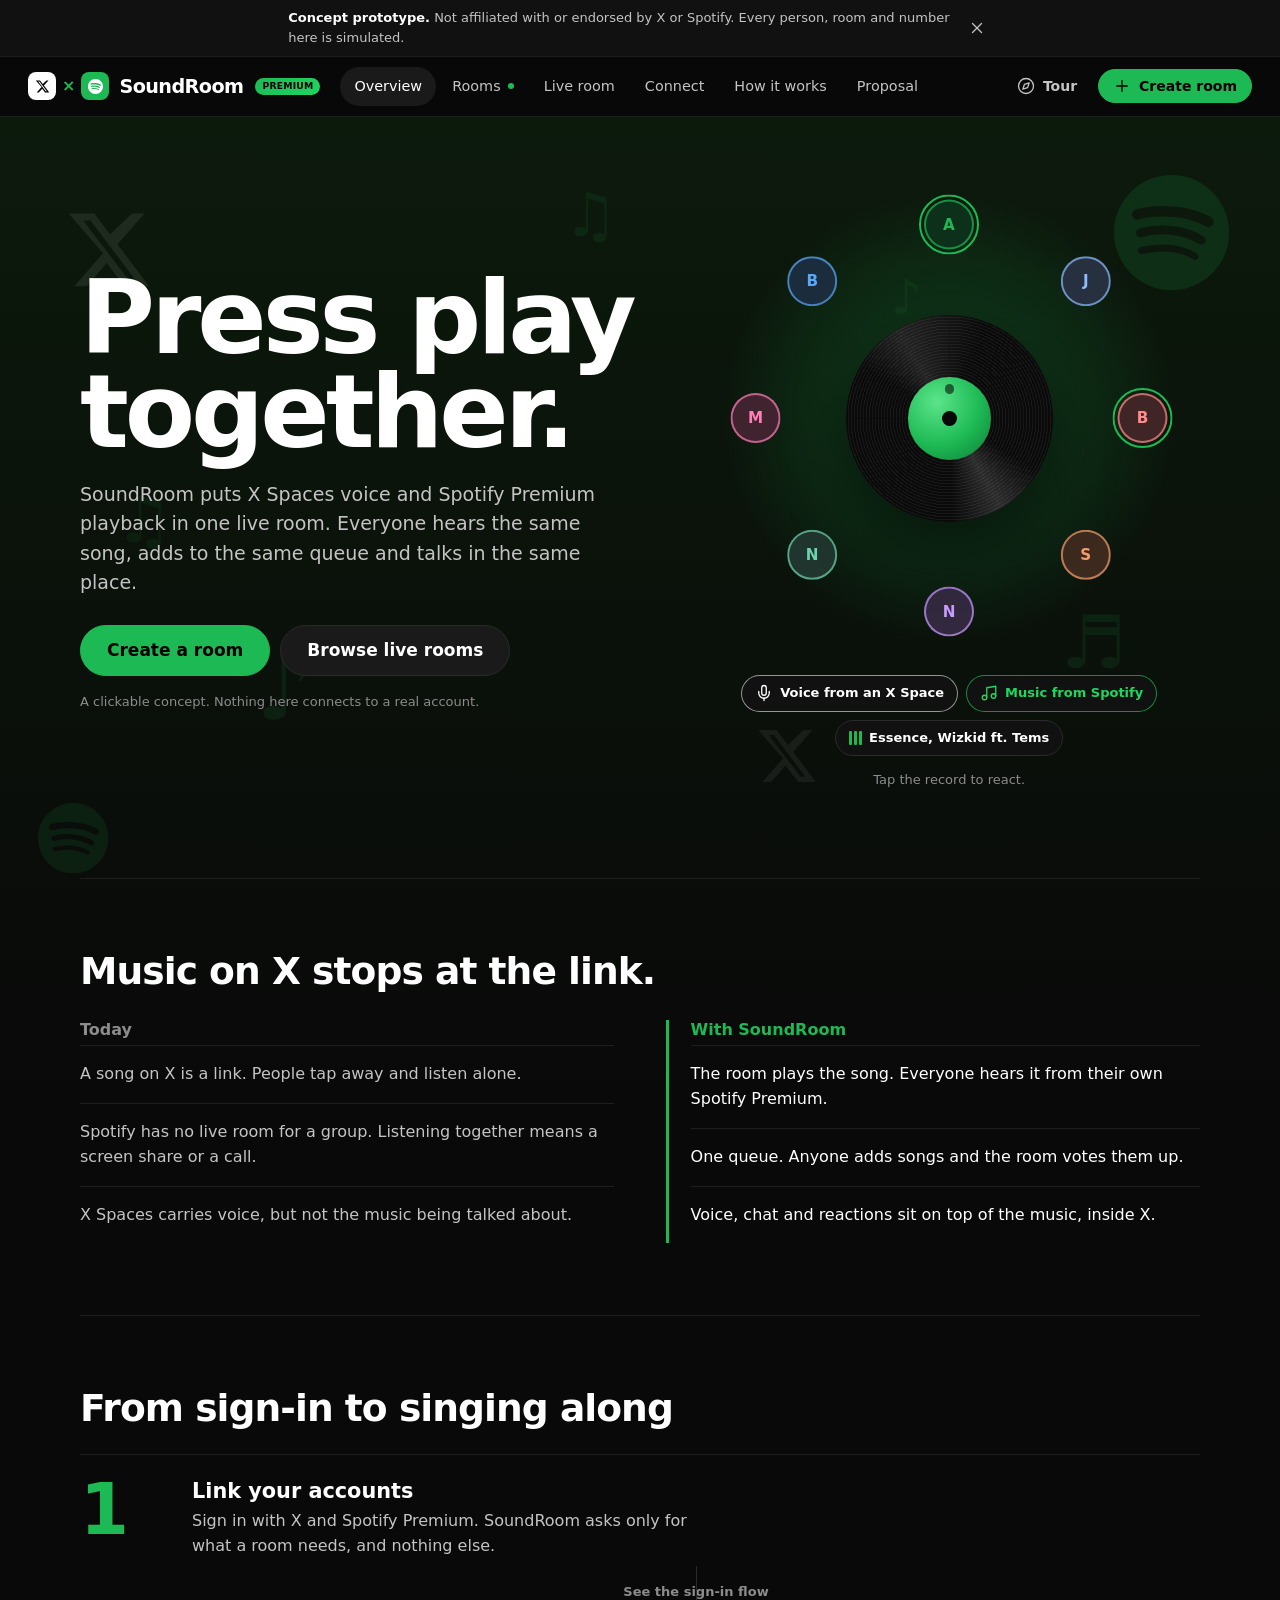
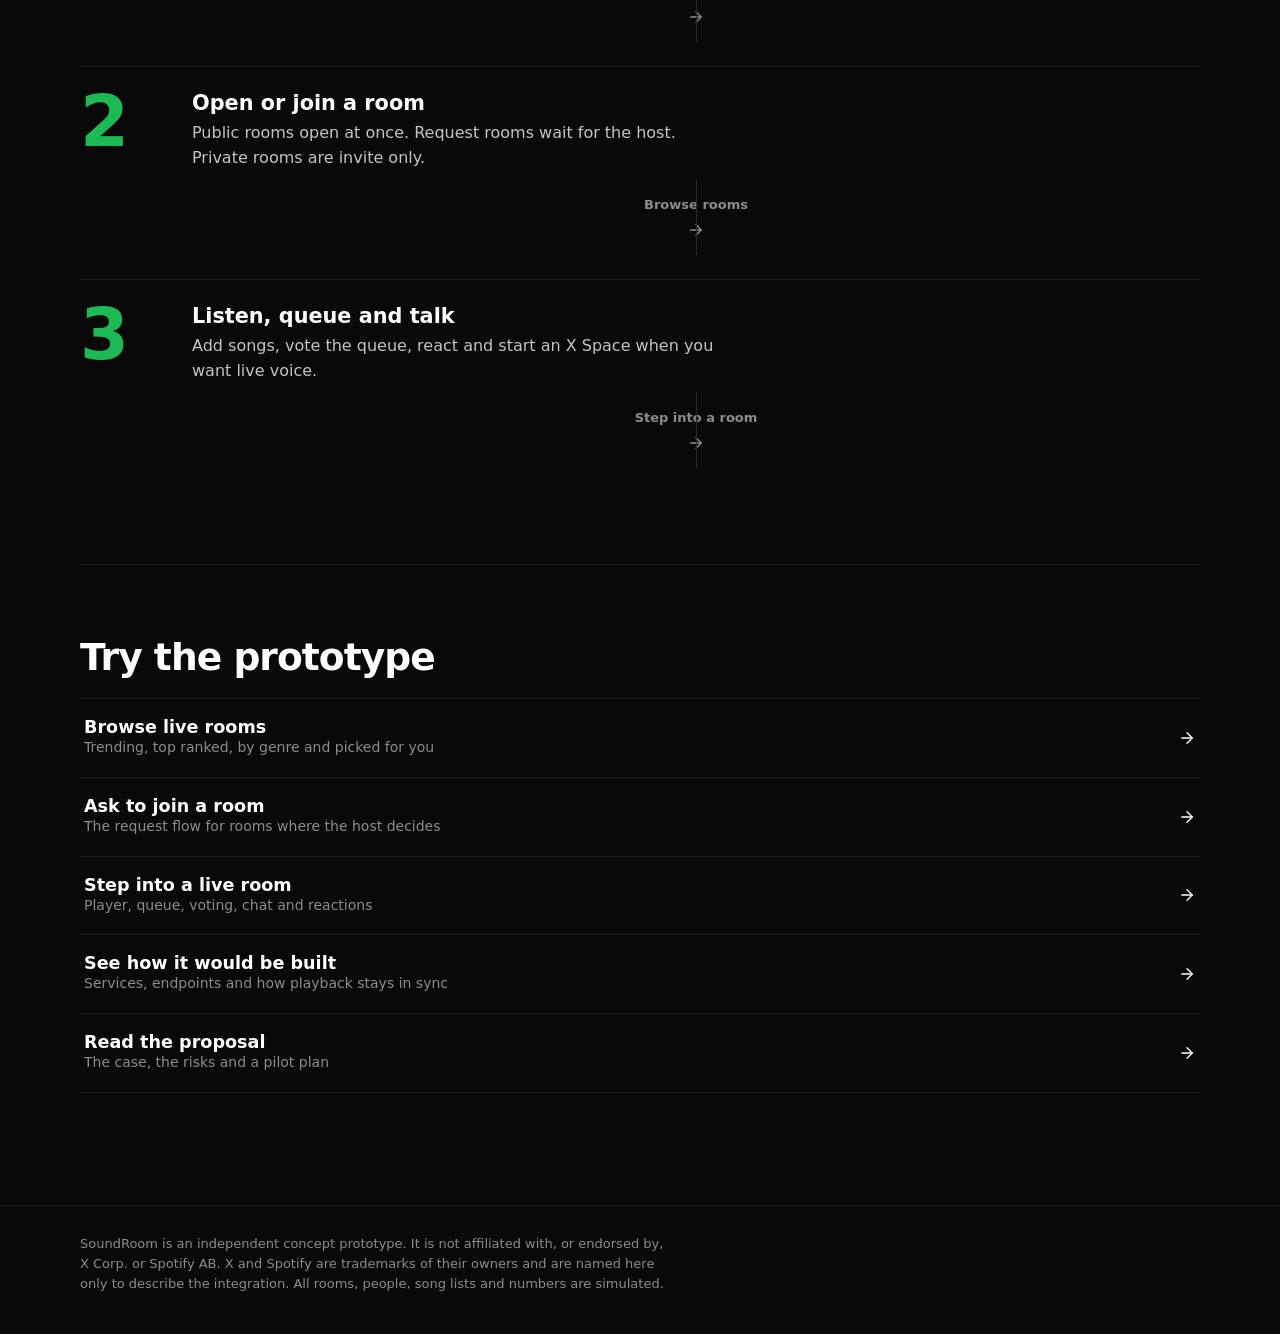
<file: index.html>
<!doctype html>
<html lang="en">
<head>
<meta charset="utf-8">
<meta name="viewport" content="width=device-width, initial-scale=1, viewport-fit=cover">
<title>SoundRoom: a concept for listening together on X with Spotify</title>
<meta name="description" content="SoundRoom is a clickable concept for live group listening. X Spaces voice and Spotify Premium playback in one room, with a shared queue, chat and reactions.">
<meta name="theme-color" content="#090909">
<meta name="color-scheme" content="dark">
<link rel="canonical" href="https://poweressien.github.io/X-x-Spotify-sound-room/">
<meta http-equiv="Content-Security-Policy" content="default-src 'none'; script-src 'self'; style-src 'self' https://fonts.googleapis.com; font-src https://fonts.gstatic.com; img-src 'self' data:; connect-src 'self'; base-uri 'none'; form-action 'none'">
<meta property="og:type" content="website">
<meta property="og:title" content="SoundRoom: press play together">
<meta property="og:description" content="A clickable concept for live group listening on X, with Spotify Premium playback, a shared queue and optional X Space voice.">
<meta property="og:url" content="https://poweressien.github.io/X-x-Spotify-sound-room/">
<meta property="og:image" content="https://poweressien.github.io/X-x-Spotify-sound-room/assets/og.png">
<meta property="og:image:width" content="1200">
<meta property="og:image:height" content="630">
<meta name="twitter:card" content="summary_large_image">
<link rel="icon" type="image/svg+xml" href="assets/favicon.svg">
<link rel="preconnect" href="https://fonts.googleapis.com">
<link rel="preconnect" href="https://fonts.gstatic.com" crossorigin>
<link rel="stylesheet" href="https://fonts.googleapis.com/css2?family=Bricolage+Grotesque:opsz,wght@12..96,500..800&amp;family=Instrument+Sans:wght@400;500;600&amp;display=swap">
<link rel="stylesheet" href="assets/styles.css">
<script src="assets/app.js" defer></script>
</head>
<body>

<!-- Icon sprite -->
<svg class="sprite" width="0" height="0" aria-hidden="true" focusable="false">
  <defs>
    <symbol id="i-play" viewBox="0 0 24 24"><path d="M8 5.5v13l11-6.5z" fill="currentColor"/></symbol>
    <symbol id="i-pause" viewBox="0 0 24 24"><rect x="6.5" y="5" width="4" height="14" rx="1" fill="currentColor"/><rect x="13.5" y="5" width="4" height="14" rx="1" fill="currentColor"/></symbol>
    <symbol id="i-prev" viewBox="0 0 24 24"><path d="M17 6v12L8.5 12z" fill="currentColor"/><path d="M6 6v12"/></symbol>
    <symbol id="i-next" viewBox="0 0 24 24"><path d="M7 6v12l8.5-6z" fill="currentColor"/><path d="M18 6v12"/></symbol>
    <symbol id="i-shuffle" viewBox="0 0 24 24"><path d="M2 18h1.4c1.3 0 2.5-.6 3.3-1.7l6.1-8.6c.7-1.1 2-1.7 3.3-1.7H22"/><path d="m18 2 4 4-4 4"/><path d="M2 6h1.9c1.5 0 2.9.9 3.6 2.2"/><path d="M22 18h-5.9c-1.3 0-2.6-.7-3.3-1.8l-.5-.8"/><path d="m18 14 4 4-4 4"/></symbol>
    <symbol id="i-repeat" viewBox="0 0 24 24"><path d="m17 2 4 4-4 4"/><path d="M3 11v-1a4 4 0 0 1 4-4h14"/><path d="m7 22-4-4 4-4"/><path d="M21 13v1a4 4 0 0 1-4 4H3"/></symbol>
    <symbol id="i-heart" viewBox="0 0 24 24"><path d="M19 14c1.49-1.46 3-3.21 3-5.5A5.5 5.5 0 0 0 16.5 3c-1.76 0-3 .5-4.5 2-1.5-1.5-2.74-2-4.5-2A5.5 5.5 0 0 0 2 8.5c0 2.3 1.5 4.05 3 5.5l7 7Z"/></symbol>
    <symbol id="i-mic" viewBox="0 0 24 24"><path d="M12 2a3 3 0 0 0-3 3v7a3 3 0 0 0 6 0V5a3 3 0 0 0-3-3Z"/><path d="M19 10v2a7 7 0 0 1-14 0v-2"/><path d="M12 19v3"/></symbol>
    <symbol id="i-mic-off" viewBox="0 0 24 24"><path d="M2 2l20 20"/><path d="M9 9v3a3 3 0 0 0 5.12 2.12"/><path d="M15 9.34V5a3 3 0 0 0-5.94-.6"/><path d="M17 16.95A7 7 0 0 1 5 12v-2"/><path d="M19 10v2a7 7 0 0 1-.11 1.23"/><path d="M12 19v3"/></symbol>
    <symbol id="i-hand" viewBox="0 0 24 24"><path d="M18 11V6a2 2 0 0 0-4 0v5"/><path d="M14 10V4a2 2 0 0 0-4 0v2"/><path d="M10 10.5V6a2 2 0 0 0-4 0v8"/><path d="M18 8a2 2 0 1 1 4 0v6a8 8 0 0 1-8 8h-2c-2.8 0-4.5-.86-5.99-2.34l-3.6-3.6a2 2 0 0 1 2.83-2.82L7 15"/></symbol>
    <symbol id="i-users" viewBox="0 0 24 24"><path d="M16 21v-2a4 4 0 0 0-4-4H6a4 4 0 0 0-4 4v2"/><circle cx="9" cy="7" r="4"/><path d="M22 21v-2a4 4 0 0 0-3-3.87"/><path d="M16 3.13a4 4 0 0 1 0 7.75"/></symbol>
    <symbol id="i-flame" viewBox="0 0 24 24"><path d="M8.5 14.5A2.5 2.5 0 0 0 11 12c0-1.38-.5-2-1-3-1.07-2.14-.22-4.05 2-6 .5 2.5 2 4.9 4 6.5 2 1.6 3 3.5 3 5.5a7 7 0 1 1-14 0c0-1.15.43-2.29 1-3a2.5 2.5 0 0 0 2.5 2.5z"/></symbol>
    <symbol id="i-music" viewBox="0 0 24 24"><path d="M9 18V5l12-2v13"/><circle cx="6" cy="18" r="3"/><circle cx="18" cy="16" r="3"/></symbol>
    <symbol id="i-lock" viewBox="0 0 24 24"><rect x="3" y="11" width="18" height="11" rx="2"/><path d="M7 11V7a5 5 0 0 1 10 0v4"/></symbol>
    <symbol id="i-key" viewBox="0 0 24 24"><path d="m21 2-9.6 9.6"/><circle cx="7.5" cy="15.5" r="5.5"/><path d="m15.5 7.5 3 3L22 7l-3-3"/></symbol>
    <symbol id="i-globe" viewBox="0 0 24 24"><circle cx="12" cy="12" r="10"/><path d="M2 12h20"/><path d="M12 2a15.3 15.3 0 0 1 4 10 15.3 15.3 0 0 1-4 10 15.3 15.3 0 0 1-4-10 15.3 15.3 0 0 1 4-10z"/></symbol>
    <symbol id="i-search" viewBox="0 0 24 24"><circle cx="11" cy="11" r="8"/><path d="m21 21-4.3-4.3"/></symbol>
    <symbol id="i-close" viewBox="0 0 24 24"><path d="M18 6 6 18"/><path d="m6 6 12 12"/></symbol>
    <symbol id="i-plus" viewBox="0 0 24 24"><path d="M12 5v14"/><path d="M5 12h14"/></symbol>
    <symbol id="i-link" viewBox="0 0 24 24"><path d="M10 13a5 5 0 0 0 7.54.54l3-3a5 5 0 0 0-7.07-7.07l-1.72 1.71"/><path d="M14 11a5 5 0 0 0-7.54-.54l-3 3a5 5 0 0 0 7.07 7.07l1.71-1.71"/></symbol>
    <symbol id="i-send" viewBox="0 0 24 24"><path d="m22 2-7 20-4-9-9-4Z"/><path d="M22 2 11 13"/></symbol>
    <symbol id="i-up" viewBox="0 0 24 24"><path d="m18 15-6-6-6 6"/></symbol>
    <symbol id="i-down" viewBox="0 0 24 24"><path d="m6 9 6 6 6-6"/></symbol>
    <symbol id="i-trophy" viewBox="0 0 24 24"><path d="M6 9H4.5a2.5 2.5 0 0 1 0-5H6"/><path d="M18 9h1.5a2.5 2.5 0 0 0 0-5H18"/><path d="M4 22h16"/><path d="M10 14.66V17c0 .55-.47.98-.97 1.21C7.85 18.75 7 20.24 7 22"/><path d="M14 14.66V17c0 .55.47.98.97 1.21C16.15 18.75 17 20.24 17 22"/><path d="M18 2H6v7a6 6 0 0 0 12 0V2Z"/></symbol>
    <symbol id="i-compass" viewBox="0 0 24 24"><circle cx="12" cy="12" r="10"/><path d="m16.24 7.76-2.12 6.36-6.36 2.12 2.12-6.36 6.36-2.12z"/></symbol>
    <symbol id="i-clock" viewBox="0 0 24 24"><circle cx="12" cy="12" r="10"/><path d="M12 6v6l4 2"/></symbol>
    <symbol id="i-check" viewBox="0 0 24 24"><path d="M20 6 9 17l-5-5"/></symbol>
    <symbol id="i-arrow" viewBox="0 0 24 24"><path d="M5 12h14"/><path d="m12 5 7 7-7 7"/></symbol>
    <symbol id="i-volume" viewBox="0 0 24 24"><path d="M11 5 6 9H2v6h4l5 4V5Z"/><path d="M15.54 8.46a5 5 0 0 1 0 7.07"/><path d="M19.07 4.93a10 10 0 0 1 0 14.14"/></symbol>
    <symbol id="i-volume-low" viewBox="0 0 24 24"><path d="M11 5 6 9H2v6h4l5 4V5Z"/><path d="M15.54 8.46a5 5 0 0 1 0 7.07"/></symbol>
    <symbol id="i-print" viewBox="0 0 24 24"><path d="M6 9V2h12v7"/><path d="M6 18H4a2 2 0 0 1-2-2v-5a2 2 0 0 1 2-2h16a2 2 0 0 1 2 2v5a2 2 0 0 1-2 2h-2"/><path d="M6 14h12v8H6z"/></symbol>
    <symbol id="i-bell" viewBox="0 0 24 24"><path d="M6 8a6 6 0 0 1 12 0c0 7 3 9 3 9H3s3-2 3-9"/><path d="M10.3 21a1.94 1.94 0 0 0 3.4 0"/></symbol>
    <symbol id="i-info" viewBox="0 0 24 24"><circle cx="12" cy="12" r="10"/><path d="M12 16v-4"/><path d="M12 8h.01"/></symbol>
    <symbol id="i-alert" viewBox="0 0 24 24"><path d="m21.73 18-8-14a2 2 0 0 0-3.46 0l-8 14A2 2 0 0 0 4 21h16a2 2 0 0 0 1.73-3Z"/><path d="M12 9v4"/><path d="M12 17h.01"/></symbol>
    <symbol id="i-bookmark" viewBox="0 0 24 24"><path d="m19 21-7-4-7 4V5a2 2 0 0 1 2-2h10a2 2 0 0 1 2 2v16z"/></symbol>
    <symbol id="i-external" viewBox="0 0 24 24"><path d="M15 3h6v6"/><path d="M10 14 21 3"/><path d="M18 13v6a2 2 0 0 1-2 2H5a2 2 0 0 1-2-2V8a2 2 0 0 1 2-2h6"/></symbol>
    <symbol id="i-headphones" viewBox="0 0 24 24"><path d="M3 14h3a2 2 0 0 1 2 2v3a2 2 0 0 1-2 2H5a2 2 0 0 1-2-2v-7a9 9 0 0 1 18 0v7a2 2 0 0 1-2 2h-1a2 2 0 0 1-2-2v-3a2 2 0 0 1 2-2h3"/></symbol>
    <symbol id="i-star" viewBox="0 0 24 24"><path d="m12 2 3.09 6.26L22 9.27l-5 4.87 1.18 6.88L12 17.77l-6.18 3.25L7 14.14 2 9.27l6.91-1.01z"/></symbol>
    <symbol id="i-radio" viewBox="0 0 24 24"><path d="M4.9 19.1C1 15.2 1 8.8 4.9 4.9"/><path d="M7.8 16.2c-2.3-2.3-2.3-6.1 0-8.5"/><circle cx="12" cy="12" r="2"/><path d="M16.2 7.8c2.3 2.3 2.3 6.1 0 8.5"/><path d="M19.1 4.9C23 8.8 23 15.1 19.1 19"/></symbol>
    <symbol id="i-rotate" viewBox="0 0 24 24"><path d="M3 12a9 9 0 0 1 9-9 9.75 9.75 0 0 1 6.74 2.74L21 8"/><path d="M21 3v5h-5"/><path d="M21 12a9 9 0 0 1-9 9 9.75 9.75 0 0 1-6.74-2.74L3 16"/><path d="M8 16H3v5"/></symbol>
  </defs>
</svg>

<a class="skip" href="#main">Skip to content</a>

<div class="notice" id="notice" role="note">
  <p><strong>Concept prototype.</strong> Not affiliated with or endorsed by X or Spotify. Every person, room and number here is simulated.</p>
  <button class="icon-btn" id="noticeClose" type="button" aria-label="Dismiss notice"><svg class="i"><use href="#i-close"/></svg></button>
</div>

<header class="top" id="top">
  <a class="brand" href="#/" aria-label="SoundRoom home">
    <span class="lockup" aria-hidden="true">
      <span class="logo-tile x"><svg viewBox="0 0 24 24"><path d="M18.244 2.25h3.308l-7.227 8.26 8.502 11.24H16.17l-4.714-6.231-5.401 6.231H2.744l7.73-8.835L1.254 2.25H8.08l4.253 5.622zm-1.161 17.52h1.833L7.084 4.126H5.117z"/></svg></span>
      <span class="logo-times">×</span>
      <span class="logo-tile sp"><svg viewBox="0 0 24 24"><path d="M12 0C5.4 0 0 5.4 0 12s5.4 12 12 12 12-5.4 12-12S18.66 0 12 0zm5.521 17.34c-.24.359-.66.48-1.021.24-2.82-1.74-6.36-2.101-10.561-1.141-.418.122-.779-.179-.899-.539-.12-.421.18-.78.54-.9 4.56-1.021 8.52-.6 11.64 1.32.42.18.479.659.301 1.02zm1.44-3.3c-.301.42-.841.6-1.262.3-3.239-1.98-8.159-2.58-11.939-1.38-.479.12-1.02-.12-1.14-.6-.12-.48.12-1.021.6-1.141C9.6 9.9 15 10.561 18.72 12.84c.361.181.54.78.241 1.2zm.12-3.36C15.24 8.4 8.82 8.16 5.16 9.301c-.6.179-1.2-.181-1.38-.721-.18-.601.18-1.2.72-1.381 4.26-1.26 11.28-1.02 15.721 1.621.539.3.719 1.02.419 1.56-.299.421-1.02.599-1.559.3z"/></svg></span>
    </span>
    <span class="brand-name">SoundRoom</span>
    <span class="premium">PREMIUM</span>
  </a>
  <nav class="tabs" aria-label="Sections">
    <a class="tab" href="#/" data-page="overview">Overview</a>
    <a class="tab" href="#/rooms" data-page="rooms">Rooms<span class="tab-dot" id="tabDot" aria-hidden="true"></span></a>
    <a class="tab" href="#/room" data-page="room">Live room</a>
    <a class="tab" href="#/connect" data-page="connect">Connect</a>
    <a class="tab" href="#/architecture" data-page="architecture">How it works</a>
    <a class="tab" href="#/proposal" data-page="proposal">Proposal</a>
  </nav>
  <div class="top-actions">
    <button class="btn ghost sm" id="tourBtn" type="button"><svg class="i"><use href="#i-compass"/></svg><span>Tour</span></button>
    <button class="btn primary sm" id="createBtn" type="button"><svg class="i"><use href="#i-plus"/></svg><span>Create room</span></button>
  </div>
</header>

<main id="main">

<!-- ============ OVERVIEW ============ -->
<section class="page" id="page-overview" data-page="overview" hidden>
  <div class="bg-float" aria-hidden="true">
    <svg class="bf bf-x" viewBox="0 0 24 24"><path d="M18.244 2.25h3.308l-7.227 8.26 8.502 11.24H16.17l-4.714-6.231-5.401 6.231H2.744l7.73-8.835L1.254 2.25H8.08l4.253 5.622zm-1.161 17.52h1.833L7.084 4.126H5.117z"/></svg>
    <svg class="bf bf-sp" viewBox="0 0 24 24"><path d="M12 0C5.4 0 0 5.4 0 12s5.4 12 12 12 12-5.4 12-12S18.66 0 12 0zm5.521 17.34c-.24.359-.66.48-1.021.24-2.82-1.74-6.36-2.101-10.561-1.141-.418.122-.779-.179-.899-.539-.12-.421.18-.78.54-.9 4.56-1.021 8.52-.6 11.64 1.32.42.18.479.659.301 1.02zm1.44-3.3c-.301.42-.841.6-1.262.3-3.239-1.98-8.159-2.58-11.939-1.38-.479.12-1.02-.12-1.14-.6-.12-.48.12-1.021.6-1.141C9.6 9.9 15 10.561 18.72 12.84c.361.181.54.78.241 1.2zm.12-3.36C15.24 8.4 8.82 8.16 5.16 9.301c-.6.179-1.2-.181-1.38-.721-.18-.601.18-1.2.72-1.381 4.26-1.26 11.28-1.02 15.721 1.621.539.3.719 1.02.419 1.56-.299.421-1.02.599-1.559.3z"/></svg>
    <svg class="bf bf-x2" viewBox="0 0 24 24"><path d="M18.244 2.25h3.308l-7.227 8.26 8.502 11.24H16.17l-4.714-6.231-5.401 6.231H2.744l7.73-8.835L1.254 2.25H8.08l4.253 5.622zm-1.161 17.52h1.833L7.084 4.126H5.117z"/></svg>
    <svg class="bf bf-sp2" viewBox="0 0 24 24"><path d="M12 0C5.4 0 0 5.4 0 12s5.4 12 12 12 12-5.4 12-12S18.66 0 12 0zm5.521 17.34c-.24.359-.66.48-1.021.24-2.82-1.74-6.36-2.101-10.561-1.141-.418.122-.779-.179-.899-.539-.12-.421.18-.78.54-.9 4.56-1.021 8.52-.6 11.64 1.32.42.18.479.659.301 1.02zm1.44-3.3c-.301.42-.841.6-1.262.3-3.239-1.98-8.159-2.58-11.939-1.38-.479.12-1.02-.12-1.14-.6-.12-.48.12-1.021.6-1.141C9.6 9.9 15 10.561 18.72 12.84c.361.181.54.78.241 1.2zm.12-3.36C15.24 8.4 8.82 8.16 5.16 9.301c-.6.179-1.2-.181-1.38-.721-.18-.601.18-1.2.72-1.381 4.26-1.26 11.28-1.02 15.721 1.621.539.3.719 1.02.419 1.56-.299.421-1.02.599-1.559.3z"/></svg>
    <span class="bf note n1">♪</span><span class="bf note n2">♫</span><span class="bf note n3">♬</span><span class="bf note n4">♪</span><span class="bf note n5">♫</span>
  </div>
  <div class="wrap hero">
    <div class="hero-copy">
      <h1 class="display" tabindex="-1">Press play together.</h1>
      <p class="lede">SoundRoom puts X Spaces voice and Spotify Premium playback in one live room. Everyone hears the same song, adds to the same queue and talks in the same place.</p>
      <div class="cta-row">
        <button class="btn primary lg" type="button" data-action="create">Create a room</button>
        <a class="btn lg" href="#/rooms">Browse live rooms</a>
      </div>
      <p class="fine">A clickable concept. Nothing here connects to a real account.</p>
    </div>
    <div class="circle-wrap">
      <div class="circle" id="heroCircle" role="group" aria-label="Illustration: eight listeners seated around a spinning record, two of them talking">
        <div class="circle-glow" aria-hidden="true"></div>
        <div class="rings" aria-hidden="true"><i></i><i></i><i></i></div>
        <div id="heroSeats" aria-hidden="true"></div>
        <button class="record" id="heroRecord" type="button" aria-label="Send a fire reaction to the room">
          <span class="record-label"><span class="record-hole"></span></span>
        </button>
        <div class="float-layer" id="heroFloat" aria-hidden="true"></div>
      </div>
      <div class="chip-row">
        <span class="chip-float chip-voice"><svg class="i"><use href="#i-mic"/></svg>Voice from an X Space</span>
        <span class="chip-float chip-music"><svg class="i"><use href="#i-music"/></svg>Music from Spotify</span>
        <span class="chip-float chip-now"><span class="eq" aria-hidden="true"><i></i><i></i><i></i></span>Essence, Wizkid ft. Tems</span>
      </div>
      <p class="hint">Tap the record to react.</p>
    </div>
  </div>

  <div class="wrap band">
    <h2 class="h2">Music on X stops at the link.</h2>
    <div class="compare">
      <div class="compare-col">
        <h3>Today</h3>
        <ul>
          <li>A song on X is a link. People tap away and listen alone.</li>
          <li>Spotify has no live room for a group. Listening together means a screen share or a call.</li>
          <li>X Spaces carries voice, but not the music being talked about.</li>
        </ul>
      </div>
      <div class="compare-col is-new">
        <h3>With SoundRoom</h3>
        <ul>
          <li>The room plays the song. Everyone hears it from their own Spotify Premium.</li>
          <li>One queue. Anyone adds songs and the room votes them up.</li>
          <li>Voice, chat and reactions sit on top of the music, inside X.</li>
        </ul>
      </div>
    </div>
  </div>

  <div class="wrap band">
    <h2 class="h2">From sign-in to singing along</h2>
    <ol class="steps">
      <li>
        <span class="step-n" aria-hidden="true">1</span>
        <div><h3>Link your accounts</h3><p>Sign in with X and Spotify Premium. SoundRoom asks only for what a room needs, and nothing else.</p><a class="link" href="#/connect">See the sign-in flow<svg class="i"><use href="#i-arrow"/></svg></a></div>
      </li>
      <li>
        <span class="step-n" aria-hidden="true">2</span>
        <div><h3>Open or join a room</h3><p>Public rooms open at once. Request rooms wait for the host. Private rooms are invite only.</p><a class="link" href="#/rooms">Browse rooms<svg class="i"><use href="#i-arrow"/></svg></a></div>
      </li>
      <li>
        <span class="step-n" aria-hidden="true">3</span>
        <div><h3>Listen, queue and talk</h3><p>Add songs, vote the queue, react and start an X Space when you want live voice.</p><a class="link" href="#/room">Step into a room<svg class="i"><use href="#i-arrow"/></svg></a></div>
      </li>
    </ol>
  </div>

  <div class="wrap band">
    <h2 class="h2">Try the prototype</h2>
    <ul class="jump">
      <li><a href="#/rooms"><span><strong>Browse live rooms</strong><small>Trending, top ranked, by genre and picked for you</small></span><svg class="i"><use href="#i-arrow"/></svg></a></li>
      <li><button type="button" data-action="demo-request"><span><strong>Ask to join a room</strong><small>The request flow for rooms where the host decides</small></span><svg class="i"><use href="#i-arrow"/></svg></button></li>
      <li><a href="#/room"><span><strong>Step into a live room</strong><small>Player, queue, voting, chat and reactions</small></span><svg class="i"><use href="#i-arrow"/></svg></a></li>
      <li><a href="#/architecture"><span><strong>See how it would be built</strong><small>Services, endpoints and how playback stays in sync</small></span><svg class="i"><use href="#i-arrow"/></svg></a></li>
      <li><a href="#/proposal"><span><strong>Read the proposal</strong><small>The case, the risks and a pilot plan</small></span><svg class="i"><use href="#i-arrow"/></svg></a></li>
    </ul>
  </div>
</section>

<!-- ============ ROOMS ============ -->
<section class="page" id="page-rooms" data-page="rooms" hidden>
  <div class="wrap">
    <header class="page-head">
      <div>
        <h1 class="h1" tabindex="-1">Rooms</h1>
        <p class="sub"><span id="liveRoomCount">247</span> rooms live, <span id="liveUserCount">18,432</span> people listening (simulated)</p>
      </div>
      <button class="btn primary" type="button" data-action="create"><svg class="i"><use href="#i-plus"/></svg>Create room</button>
    </header>

    <div class="pills" role="tablist" aria-label="Room lists" id="roomTabs">
      <button class="pill" role="tab" id="tab-trending" aria-controls="panel-trending" aria-selected="true" data-tab="trending" type="button"><svg class="i"><use href="#i-flame"/></svg>Trending</button>
      <button class="pill" role="tab" id="tab-top" aria-controls="panel-top" aria-selected="false" tabindex="-1" data-tab="top" type="button"><svg class="i"><use href="#i-trophy"/></svg>Top rooms</button>
      <button class="pill" role="tab" id="tab-categories" aria-controls="panel-categories" aria-selected="false" tabindex="-1" data-tab="categories" type="button"><svg class="i"><use href="#i-music"/></svg>Genres</button>
      <button class="pill" role="tab" id="tab-foryou" aria-controls="panel-foryou" aria-selected="false" tabindex="-1" data-tab="foryou" type="button"><svg class="i"><use href="#i-star"/></svg>For you</button>
      <button class="pill" role="tab" id="tab-requests" aria-controls="panel-requests" aria-selected="false" tabindex="-1" data-tab="requests" type="button"><svg class="i"><use href="#i-key"/></svg>My requests<span class="badge" id="pendingBadge" hidden>0</span></button>
    </div>

    <div class="toolbar" id="roomsToolbar">
      <label class="field grow">
        <span class="sr-only">Search rooms</span>
        <span class="input-icon"><svg class="i"><use href="#i-search"/></svg><input type="search" id="globalSearch" placeholder="Search rooms, hosts or tags" autocomplete="off"></span>
      </label>
      <label class="field">
        <span class="sr-only">Sort rooms</span>
        <select id="sortSelect">
          <option value="listeners">Most listeners</option>
          <option value="reactions">Most reactions</option>
          <option value="newest">Newest</option>
          <option value="songs">Most songs</option>
        </select>
      </label>
    </div>

    <div class="panel" id="panel-trending" role="tabpanel" aria-labelledby="tab-trending" tabindex="0">
      <div id="featuredRoom"></div>
      <div class="grid" id="trendingGrid"></div>
    </div>
    <div class="panel" id="panel-top" role="tabpanel" aria-labelledby="tab-top" tabindex="0" hidden>
      <div class="list-head"><h2 class="h3" id="topTitle">Top rooms this week</h2><button class="btn ghost sm" type="button" id="clearGenre" hidden><svg class="i"><use href="#i-close"/></svg>Clear genre</button></div>
      <ol class="toplist" id="topList"></ol>
    </div>
    <div class="panel" id="panel-categories" role="tabpanel" aria-labelledby="tab-categories" tabindex="0" hidden>
      <div class="tiles" id="catGrid"></div>
    </div>
    <div class="panel" id="panel-foryou" role="tabpanel" aria-labelledby="tab-foryou" tabindex="0" hidden>
      <h2 class="h3">Picked from your listening</h2>
      <ul class="tags" id="forYouTags"></ul>
      <div class="grid" id="forYouGrid"></div>
    </div>
    <div class="panel" id="panel-requests" role="tabpanel" aria-labelledby="tab-requests" tabindex="0" hidden>
      <h2 class="h3">Your join requests</h2>
      <div id="requestsList"></div>
    </div>
  </div>
</section>

<!-- ============ LIVE ROOM ============ -->
<section class="page page-room" id="page-room" data-page="room" hidden>
  <div class="room-shell">
    <div class="room-main">
      <header class="room-head">
        <div class="room-title">
          <span class="live"><i class="live-dot" aria-hidden="true"></i>Live</span>
          <h1 class="h2" id="roomName" tabindex="-1">Friday Night Vibes</h1>
          <span class="chip" id="roomPrivacy"></span>
          <span class="chip chip-x" id="roomSpaceChip"><svg class="i"><use href="#i-radio"/></svg>X Space</span>
        </div>
        <div class="room-actions">
          <span class="count" title="Listeners"><svg class="i"><use href="#i-users"/></svg><span id="listenerCnt">12</span><span class="sr-only"> listening</span></span>
          <button class="btn sm" type="button" id="inviteBtn"><svg class="i"><use href="#i-plus"/></svg>Invite</button>
          <a class="btn ghost sm" href="#/rooms">Browse rooms</a>
        </div>
      </header>

      <section class="space" id="spacePanel" aria-label="X Space">
        <div class="space-live" id="spaceLive">
          <div class="space-top">
            <span class="live x"><i class="live-dot" aria-hidden="true"></i>X Space live</span>
            <div class="space-btns">
              <button class="btn sm" type="button" id="micBtn" aria-pressed="true"><svg class="i"><use href="#i-mic"/></svg><span>Mic on</span></button>
              <button class="btn ghost sm" type="button" id="handBtn"><svg class="i"><use href="#i-hand"/></svg><span>Raise hand</span></button>
            </div>
          </div>
          <div class="speakers" id="speakersRow"></div>
          <div class="listeners-row" id="listenersRow"></div>
        </div>
        <div class="space-empty" id="spaceEmpty" hidden>
          <p>No X Space is running in this room. Start one so listeners can talk.</p>
          <button class="btn sm" type="button" id="startSpaceBtn"><svg class="i"><use href="#i-radio"/></svg>Start X Space</button>
        </div>
      </section>

      <section class="player" id="playerCard" aria-label="Player">
        <div class="player-top">
          <div class="vinyl-wrap"><div class="vinyl" id="vinyl"><span class="vinyl-label" id="vinylLabel"><span class="record-hole"></span></span></div></div>
          <div class="now">
            <p class="now-title" id="trackName">Essence</p>
            <p class="now-artist" id="artistName">Wizkid ft. Tems</p>
            <p class="synced"><span class="eq" id="eq" aria-hidden="true"><i></i><i></i><i></i><i></i></span><span>Synced through Spotify</span></p>
          </div>
          <button class="icon-btn like" id="likeBtn" type="button" aria-pressed="false" aria-label="Like this song"><svg class="i"><use href="#i-heart"/></svg></button>
        </div>
        <div class="seek">
          <span class="time" id="curTime">0:00</span>
          <input type="range" id="seek" min="0" max="100" value="0" step="1" aria-label="Seek">
          <span class="time" id="totTime">0:00</span>
        </div>
        <div class="controls">
          <button class="icon-btn" id="shuffleBtn" type="button" aria-pressed="false" aria-label="Shuffle the queue"><svg class="i"><use href="#i-shuffle"/></svg></button>
          <button class="icon-btn lg" id="prevBtn" type="button" aria-label="Previous song"><svg class="i"><use href="#i-prev"/></svg></button>
          <button class="play" id="playBtn" type="button" aria-label="Pause"><svg class="i" id="playIcon"><use href="#i-pause"/></svg></button>
          <button class="icon-btn lg" id="nextBtn" type="button" aria-label="Next song"><svg class="i"><use href="#i-next"/></svg></button>
          <button class="icon-btn" id="repeatBtn" type="button" aria-pressed="false" aria-label="Repeat this song"><svg class="i"><use href="#i-repeat"/></svg></button>
        </div>
        <div class="vol">
          <svg class="i" aria-hidden="true"><use href="#i-volume-low"/></svg>
          <input type="range" id="volume" min="0" max="100" value="75" aria-label="Volume">
          <svg class="i" aria-hidden="true"><use href="#i-volume"/></svg>
        </div>
      </section>

      <section class="queue" id="queueCard" aria-label="Queue">
        <header class="queue-head">
          <h2 class="h3" id="queueTitle">Up next</h2>
          <button class="btn sm" type="button" id="addSongBtn"><svg class="i"><use href="#i-plus"/></svg>Add a song</button>
        </header>
        <ol class="queue-list" id="queueList"></ol>
        <div class="queue-empty" id="queueEmpty" hidden>
          <p>The queue is empty. Add the first song and the room starts playing.</p>
        </div>
        <div class="reactions" id="reactionsBar">
          <span class="reactions-label" id="rxLabel">React</span>
          <div role="group" aria-labelledby="rxLabel" class="rx-btns">
            <button type="button" data-rx="🔥" aria-label="Send fire">🔥</button>
            <button type="button" data-rx="❤️" aria-label="Send heart">❤️</button>
            <button type="button" data-rx="🎵" aria-label="Send music note">🎵</button>
            <button type="button" data-rx="😮" aria-label="Send wow">😮</button>
            <button type="button" data-rx="🙌" aria-label="Send hands up">🙌</button>
          </div>
          <span class="rx-count"><span aria-hidden="true">🔥</span><span id="rxCnt">47</span><span class="sr-only"> reactions</span></span>
        </div>
      </section>
    </div>

    <aside class="side" aria-label="Chat and members">
      <div class="side-tabs" role="tablist" aria-label="Room panels">
        <button role="tab" id="st-chat" aria-controls="side-chat" aria-selected="true" data-side="chat" type="button">Chat</button>
        <button role="tab" id="st-members" aria-controls="side-members" aria-selected="false" tabindex="-1" data-side="members" type="button">Members</button>
        <button role="tab" id="st-stats" aria-controls="side-stats" aria-selected="false" tabindex="-1" data-side="stats" type="button">Stats</button>
      </div>
      <div class="side-panel chat" id="side-chat" role="tabpanel" aria-labelledby="st-chat">
        <div class="chat-msgs" id="chatMsgs" role="log" aria-live="off" aria-label="Chat messages" tabindex="0"></div>
        <div class="typing" id="typingEl" aria-hidden="true"></div>
        <form class="chat-form" id="chatForm" autocomplete="off">
          <label class="sr-only" for="chatInput">Message</label>
          <textarea id="chatInput" rows="1" maxlength="280" placeholder="Say something"></textarea>
          <button class="send" type="submit" aria-label="Send message"><svg class="i"><use href="#i-send"/></svg></button>
        </form>
      </div>
      <div class="side-panel" id="side-members" role="tabpanel" aria-labelledby="st-members" tabindex="0" hidden></div>
      <div class="side-panel stats" id="side-stats" role="tabpanel" aria-labelledby="st-stats" tabindex="0" hidden>
        <dl class="stat-list">
          <div><dt>Top track</dt><dd id="statTrack">Essence, Wizkid ft. Tems</dd><dd class="soft" id="statTrackSub">Played 3 times, 47 reactions</dd></div>
          <div><dt>Top contributor</dt><dd>@jazzlover99</dd><dd class="soft">4 songs, 120 messages</dd></div>
          <div><dt>Session</dt><dd id="statSession">1h 23m</dd><dd class="soft" id="statSessionSub">12 songs, 12 listeners</dd></div>
        </dl>
        <div class="activity">
          <p class="soft">Listener activity</p>
          <div class="bars" id="activityWave" aria-hidden="true"></div>
        </div>
        <div class="stack">
          <button class="btn primary" type="button" id="saveSpotify"><svg class="i"><use href="#i-bookmark"/></svg>Save as Spotify playlist</button>
          <button class="btn" type="button" id="postX"><svg class="i"><use href="#i-external"/></svg>Post this room on X</button>
        </div>
      </div>
    </aside>
  </div>
</section>

<!-- ============ CONNECT ============ -->
<section class="page" id="page-connect" data-page="connect" hidden>
  <div class="wrap narrow">
    <header class="page-head stacked">
      <h1 class="h1" tabindex="-1">Connect your accounts</h1>
      <p class="sub">SoundRoom uses OAuth 2.0 so it never sees your passwords. This is a simulation: no real sign-in happens and no tokens are stored.</p>
    </header>

    <ol class="connect-steps">
      <li class="cstep is-active" id="step-x">
        <div class="cstep-head">
          <span class="cstep-badge" aria-hidden="true"><svg class="logo-g" viewBox="0 0 24 24"><path d="M18.244 2.25h3.308l-7.227 8.26 8.502 11.24H16.17l-4.714-6.231-5.401 6.231H2.744l7.73-8.835L1.254 2.25H8.08l4.253 5.622zm-1.161 17.52h1.833L7.084 4.126H5.117z"/></svg></span>
          <div class="cstep-text"><h2 class="h3">Sign in with X</h2><p class="soft">Gives SoundRoom your profile, your followers list and permission to send invites by direct message.</p></div>
          <button class="btn" type="button" id="btnX">Connect X</button>
        </div>
        <div class="cstep-done" id="xDone" hidden><svg class="i"><use href="#i-check"/></svg>Connected as @alexmusic (demo account)</div>
        <dl class="scopes">
          <div><dt>users.read</dt><dd>Show your name and avatar in the room</dd></div>
          <div><dt>follows.read</dt><dd>List the people you can invite</dd></div>
          <div><dt>dm.write</dt><dd>Send invites you choose to send</dd></div>
          <div><dt>space.read</dt><dd>Show the Space linked to a room</dd></div>
          <div><dt>offline.access</dt><dd>Keep you signed in between visits</dd></div>
        </dl>
      </li>
      <li class="cstep" id="step-sp" aria-disabled="true">
        <div class="cstep-head">
          <span class="cstep-badge sp" aria-hidden="true"><svg class="logo-g" viewBox="0 0 24 24"><path d="M12 0C5.4 0 0 5.4 0 12s5.4 12 12 12 12-5.4 12-12S18.66 0 12 0zm5.521 17.34c-.24.359-.66.48-1.021.24-2.82-1.74-6.36-2.101-10.561-1.141-.418.122-.779-.179-.899-.539-.12-.421.18-.78.54-.9 4.56-1.021 8.52-.6 11.64 1.32.42.18.479.659.301 1.02zm1.44-3.3c-.301.42-.841.6-1.262.3-3.239-1.98-8.159-2.58-11.939-1.38-.479.12-1.02-.12-1.14-.6-.12-.48.12-1.021.6-1.141C9.6 9.9 15 10.561 18.72 12.84c.361.181.54.78.241 1.2zm.12-3.36C15.24 8.4 8.82 8.16 5.16 9.301c-.6.179-1.2-.181-1.38-.721-.18-.601.18-1.2.72-1.381 4.26-1.26 11.28-1.02 15.721 1.621.539.3.719 1.02.419 1.56-.299.421-1.02.599-1.559.3z"/></svg></span>
          <div class="cstep-text"><h2 class="h3">Sign in with Spotify</h2><p class="soft">Lets your own Spotify Premium player play the room's songs. Audio streams straight from Spotify to you.</p></div>
          <button class="btn" type="button" id="btnSp" disabled>Connect Spotify</button>
        </div>
        <div class="cstep-done" id="spDone" hidden><svg class="i"><use href="#i-check"/></svg>Connected as Alex Music, Premium (demo account)</div>
        <dl class="scopes">
          <div><dt>streaming</dt><dd>Play audio in the browser through Spotify</dd></div>
          <div><dt>user-read-playback-state</dt><dd>See which device is playing</dd></div>
          <div><dt>user-modify-playback-state</dt><dd>Start, pause and seek to match the room</dd></div>
          <div><dt>playlist-modify-public</dt><dd>Save a session as a playlist, if you ask</dd></div>
        </dl>
      </li>
      <li class="cstep" id="step-done" aria-disabled="true">
        <div class="cstep-head">
          <span class="cstep-badge ok" aria-hidden="true"><svg class="i"><use href="#i-link"/></svg></span>
          <div class="cstep-text"><h2 class="h3">You're linked</h2><p class="soft">SoundRoom now ties your X identity to your Spotify Premium player.</p></div>
          <button class="btn primary" type="button" id="btnFinish" disabled>Enter SoundRoom</button>
        </div>
      </li>
    </ol>

    <div class="two">
      <div class="note">
        <h2 class="h3">What SoundRoom can do</h2>
        <ul class="ticks">
          <li><svg class="i"><use href="#i-check"/></svg>Read your public X profile and followers</li>
          <li><svg class="i"><use href="#i-check"/></svg>Send DMs you choose to send</li>
          <li><svg class="i"><use href="#i-check"/></svg>Search Spotify and control your player</li>
          <li><svg class="i"><use href="#i-check"/></svg>Save a session playlist when you ask</li>
        </ul>
      </div>
      <div class="note">
        <h2 class="h3">What it cannot do</h2>
        <ul class="ticks no">
          <li><svg class="i"><use href="#i-close"/></svg>Read DMs you did not send through it</li>
          <li><svg class="i"><use href="#i-close"/></svg>See your payment details on Spotify</li>
          <li><svg class="i"><use href="#i-close"/></svg>Post on X without you pressing a button</li>
        </ul>
      </div>
    </div>
    <p class="center"><button class="btn ghost sm" type="button" id="btnReset"><svg class="i"><use href="#i-rotate"/></svg>Reset the demo</button></p>
  </div>
</section>

<!-- ============ ARCHITECTURE ============ -->
<section class="page" id="page-architecture" data-page="architecture" hidden>
  <div class="wrap">
    <header class="page-head stacked">
      <h1 class="h1" tabindex="-1">How it would be built</h1>
      <p class="sub">A thin real-time service sits between listeners and two existing platforms. Audio never passes through it.</p>
    </header>

    <figure class="diagram" aria-label="System diagram">
      <div class="tier tier-device"><strong>Listener devices</strong><span>X app, web, mobile. Each runs its own Spotify player.</span></div>
      <div class="link link-ws"><span>WebSocket: room events and a shared clock</span></div>
      <div class="tier tier-service"><strong>SoundRoom service</strong><span>Rooms, queue, votes, chat, join requests, sync clock</span></div>
      <div class="split">
        <div class="split-col">
          <div class="link"><span>OAuth 2.0 and REST</span></div>
          <div class="tier tier-x"><strong>X API v2</strong><span>Identity, followers, DMs, Space lookup</span></div>
        </div>
        <div class="split-col">
          <div class="link"><span>OAuth 2.0 and REST</span></div>
          <div class="tier tier-sp"><strong>Spotify Web API</strong><span>Search, queue, playlists, playback commands</span></div>
        </div>
      </div>
      <figcaption>Each listener's audio streams from Spotify straight to their own player. SoundRoom sends commands and keeps the clock, it does not relay sound.</figcaption>
    </figure>

    <div class="two top">
      <section>
        <h2 class="h3">Keeping everyone on the same beat</h2>
        <ol class="plain-steps">
          <li>The service holds the room clock: which track, which position, and when that was measured.</li>
          <li>Each device starts the track on its own Spotify player at that position, adjusted for how long the command took to arrive.</li>
          <li>Devices report drift. When one falls too far behind, the service sends a seek to catch it up.</li>
        </ol>
        <p class="soft">Spotify offers no shared clock, so sync is approximate. The target is within a second or two, to be tuned in a pilot.</p>
      </section>
      <section>
        <h2 class="h3">Room events</h2>
        <div class="code-block" role="group" aria-label="Room events">
          <p><span class="tag-out">client to server</span> join_room, request_join, add_song, vote, chat_message, react</p>
          <p><span class="tag-in">server to client</span> room_state, sync, queue_update, member_joined, request_approved, request_denied, reaction</p>
        </div>
      </section>
    </div>

    <section class="api">
      <h2 class="h3">X API v2</h2>
      <div class="table-wrap">
        <table>
          <thead><tr><th scope="col">Endpoint</th><th scope="col">Used for</th><th scope="col">Public API</th></tr></thead>
          <tbody>
            <tr><td><code>GET /2/users/me</code></td><td>Identify the signed-in user</td><td>Yes</td></tr>
            <tr><td><code>GET /2/users/:id/followers</code></td><td>Build the invite list</td><td>Yes</td></tr>
            <tr><td><code>POST /2/dm_conversations/with/:participant_id/messages</code></td><td>Send invites by DM</td><td>Yes</td></tr>
            <tr><td><code>GET /2/spaces/:id</code></td><td>Look up the Space linked to a room</td><td>Yes, read only</td></tr>
            <tr><td>Create or host a Space from SoundRoom</td><td>Start voice with one tap</td><td class="warn">Needs a first-party integration</td></tr>
          </tbody>
        </table>
      </div>
      <h2 class="h3">Spotify Web API</h2>
      <div class="table-wrap">
        <table>
          <thead><tr><th scope="col">Endpoint</th><th scope="col">Used for</th><th scope="col">Public API</th></tr></thead>
          <tbody>
            <tr><td><code>GET /v1/search?type=track</code></td><td>Find songs to add</td><td>Yes</td></tr>
            <tr><td><code>PUT /v1/me/player/play</code></td><td>Start or seek on a listener's device</td><td>Yes, Premium</td></tr>
            <tr><td><code>PUT /v1/me/player/pause</code></td><td>Pause with the room</td><td>Yes, Premium</td></tr>
            <tr><td><code>POST /v1/me/player/queue</code></td><td>Queue the next song</td><td>Yes, Premium</td></tr>
            <tr><td><code>POST /v1/users/:id/playlists</code></td><td>Save a session as a playlist</td><td>Yes</td></tr>
          </tbody>
        </table>
      </div>
      <p class="soft">Endpoints and access tiers change. Check each provider's current documentation before building.</p>
    </section>
  </div>
</section>

<!-- ============ PROPOSAL ============ -->
<section class="page" id="page-proposal" data-page="proposal" hidden>
  <div class="wrap doc">
    <header class="page-head">
      <div>
        <h1 class="h1" tabindex="-1">SoundRoom: feature concept</h1>
        <p class="sub">Collaborative live listening for X and Spotify Premium</p>
      </div>
      <button class="btn" type="button" id="printBtn"><svg class="i"><use href="#i-print"/></svg>Save as PDF</button>
    </header>

    <section class="doc-sec">
      <h2 class="h3">Summary</h2>
      <p>SoundRoom is a concept for live group listening on X. A member opens a room, links Spotify Premium, and listens with others: one queue, one chat, reactions, and an optional X Space for voice.</p>
    </section>

    <section class="doc-sec">
      <h2 class="h3">The problem</h2>
      <ul class="bullets">
        <li>Music sharing on X is passive. A link starts a solo listen.</li>
        <li>Spotify has no live social layer for a group of strangers or fans.</li>
        <li>X Spaces has voice, but no built-in music.</li>
      </ul>
    </section>

    <section class="doc-sec">
      <h2 class="h3">What SoundRoom adds</h2>
      <div class="three">
        <div><h3>One room</h3><p>Voice, music, chat and reactions in one place, inside X.</p></div>
        <div><h3>One queue</h3><p>Anyone adds songs. The room votes. The top song plays next.</p></div>
        <div><h3>Open doors</h3><p>Public, request-to-join and private rooms. Artists can host listening parties.</p></div>
      </div>
    </section>

    <section class="doc-sec">
      <h2 class="h3">Why each side would want it</h2>
      <div class="two">
        <div><h3>For X</h3><p>A reason to open X during music moments, a Premium-worthy feature, and a place for music conversation to stay on X instead of leaving through a link.</p></div>
        <div><h3>For Spotify</h3><p>A group-listening feature that needs Premium on every listener, with reach into X's audience and a new route to discovery for artists.</p></div>
      </div>
    </section>

    <section class="doc-sec">
      <h2 class="h3">Risks and dependencies</h2>
      <ul class="bullets">
        <li><strong>Spaces control.</strong> Creating or hosting a Space from another app is not in X's public API, so voice needs a first-party integration or a partnership.</li>
        <li><strong>Sync is approximate.</strong> Spotify has no shared clock. Expect a second or two of drift, corrected by periodic seeks.</li>
        <li><strong>Premium for all.</strong> Every listener needs Spotify Premium, and production use needs Spotify's approval and agreement to its developer terms.</li>
        <li><strong>Safety.</strong> Public rooms need host controls, reporting, rate limits and moderation from day one.</li>
      </ul>
    </section>

    <section class="doc-sec">
      <h2 class="h3">Pilot plan</h2>
      <ol class="phases">
        <li><span class="phase-n" aria-hidden="true">1</span><div><h3>Private beta</h3><p>Invite-only rooms with a few hosts and artists. Measure sync quality and session length.</p></div></li>
        <li><span class="phase-n" aria-hidden="true">2</span><div><h3>Request rooms</h3><p>Listening parties where the host approves guests. Measure return visits and Premium sign-ups.</p></div></li>
        <li><span class="phase-n" aria-hidden="true">3</span><div><h3>Public rooms</h3><p>Open rooms, genre browsing and the weekly leaderboard, with moderation tools live.</p></div></li>
      </ol>
    </section>

    <section class="doc-sec">
      <h2 class="h3">Targets to test</h2>
      <p class="soft">These are illustrative targets for a pilot to confirm or reject. They are not measurements.</p>
      <div class="targets">
        <div><strong>+23%</strong><span>X Premium retention</span></div>
        <div><strong>+18%</strong><span>Spotify Premium conversion</span></div>
        <div><strong>3.4×</strong><span>Daily time in app for room members</span></div>
      </div>
    </section>

    <p class="center no-print"><a class="btn primary" href="#/room">See the demo room</a></p>
  </div>
</section>

</main>

<footer class="foot">
  <div class="wrap">
    <p>SoundRoom is an independent concept prototype. It is not affiliated with, or endorsed by, X Corp. or Spotify AB. X and Spotify are trademarks of their owners and are named here only to describe the integration. All rooms, people, song lists and numbers are simulated.</p>
  </div>
</footer>

<!-- ============ DIALOGS ============ -->
<dialog class="modal" id="dlgCreate" aria-labelledby="dlgCreateTitle">
  <form id="createForm" novalidate>
    <header class="modal-head"><h2 class="h3" id="dlgCreateTitle">Create a room</h2><button class="icon-btn" type="button" data-close aria-label="Close"><svg class="i"><use href="#i-close"/></svg></button></header>
    <div class="modal-body">
      <label class="field"><span class="label">Room name</span><input type="text" id="newRoomName" maxlength="40" placeholder="Friday night vibes" autocomplete="off" required></label>
      <p class="error" id="newRoomError" role="alert" hidden>Give your room a name.</p>
      <label class="field"><span class="label">Genre</span>
        <select id="newRoomGenre"></select>
      </label>
      <fieldset class="field privacy">
        <legend class="label">Who can join</legend>
        <label class="opt"><input type="radio" name="privacy" value="public" checked><span class="opt-body"><svg class="i"><use href="#i-globe"/></svg><b>Public</b><small>Anyone can join</small></span></label>
        <label class="opt"><input type="radio" name="privacy" value="request"><span class="opt-body"><svg class="i"><use href="#i-key"/></svg><b>Request</b><small>You approve each guest</small></span></label>
        <label class="opt"><input type="radio" name="privacy" value="private"><span class="opt-body"><svg class="i"><use href="#i-lock"/></svg><b>Private</b><small>Invite only</small></span></label>
      </fieldset>
      <label class="switch"><input type="checkbox" id="spaceSwitch" role="switch" checked><span class="track" aria-hidden="true"></span><span class="switch-text"><b>Start an X Space with the room</b><small>Listeners can talk live</small></span></label>
      <label class="field"><span class="label">Max listeners: <output id="maxVal">50</output></span><input type="range" id="maxListeners" min="5" max="200" value="50"></label>
    </div>
    <footer class="modal-foot"><button class="btn ghost" type="button" data-close>Cancel</button><button class="btn primary" type="submit">Launch room</button></footer>
  </form>
</dialog>

<dialog class="modal" id="dlgRequest" aria-labelledby="rjTitle">
  <div>
    <header class="modal-head"><h2 class="h3" id="rjTitle">Request to join</h2><button class="icon-btn" type="button" data-close aria-label="Close"><svg class="i"><use href="#i-close"/></svg></button></header>
    <div class="modal-body">
      <p class="soft" id="rjDesc"></p>
      <div class="room-mini" id="rjRoomInfo"></div>
      <div id="rjForm">
        <label class="field"><span class="label">Note to the host (optional)</span><textarea id="rjNote" rows="3" maxlength="200" placeholder="Say hi and why you'd like to join"></textarea></label>
      </div>
      <div class="pending" id="rjPending" hidden>
        <svg class="i"><use href="#i-clock"/></svg>
        <div><b>Request sent</b><p class="soft">Waiting for the host. You'll be told here and on X when they answer.</p></div>
      </div>
    </div>
    <footer class="modal-foot" id="rjFootForm"><button class="btn ghost" type="button" data-close>Cancel</button><button class="btn primary" type="button" id="rjSend">Send request</button></footer>
    <footer class="modal-foot" id="rjFootPending" hidden><button class="btn ghost" type="button" data-close>Close</button><button class="btn" type="button" id="rjApprove">Simulate host approval</button></footer>
  </div>
</dialog>

<dialog class="modal" id="dlgSong" aria-labelledby="dlgSongTitle">
  <div>
    <header class="modal-head"><h2 class="h3" id="dlgSongTitle">Add a song</h2><button class="icon-btn" type="button" data-close aria-label="Close"><svg class="i"><use href="#i-close"/></svg></button></header>
    <div class="modal-body">
      <label class="field"><span class="sr-only">Search songs</span><span class="input-icon"><svg class="i"><use href="#i-search"/></svg><input type="search" id="songSearch" placeholder="Search by song or artist" autocomplete="off"></span></label>
      <p class="soft" id="songHint">Suggested for this room</p>
      <ul class="results" id="songResults"></ul>
      <p class="soft small">The room votes on every song you add. Search results here are a small sample list, not Spotify's catalogue.</p>
    </div>
  </div>
</dialog>

<dialog class="modal" id="dlgInvite" aria-labelledby="dlgInviteTitle">
  <div>
    <header class="modal-head"><h2 class="h3" id="dlgInviteTitle">Invite friends</h2><button class="icon-btn" type="button" data-close aria-label="Close"><svg class="i"><use href="#i-close"/></svg></button></header>
    <div class="modal-body">
      <div class="copy-row">
        <label class="field grow"><span class="label">Room link (demo)</span><input type="text" id="inviteLink" readonly value="soundroom.example/r/friday-night-vibes"></label>
        <button class="btn" type="button" id="copyLink">Copy</button>
      </div>
      <h3 class="label">People you follow on X</h3>
      <ul class="results" id="inviteList"></ul>
    </div>
    <footer class="modal-foot"><button class="btn ghost" type="button" data-close>Cancel</button><button class="btn primary" type="button" id="sendInvites">Send invites by DM</button></footer>
  </div>
</dialog>

<!-- ============ TOUR ============ -->
<div class="tour" id="tour" hidden>
  <div class="tour-block" id="tourBlock"></div>
  <div class="tour-spot" id="tourSpot" hidden></div>
  <div class="tour-card" id="tourCard" role="dialog" aria-modal="true" aria-labelledby="tourTitle" aria-describedby="tourDesc">
    <p class="tour-step" id="tourStep"></p>
    <h2 class="h3" id="tourTitle" tabindex="-1"></h2>
    <p id="tourDesc"></p>
    <div class="dots" id="tourDots" aria-hidden="true"></div>
    <div class="tour-btns">
      <button class="btn ghost sm" type="button" id="tourSkip">Skip</button>
      <span class="grow"></span>
      <button class="btn sm" type="button" id="tourBack">Back</button>
      <button class="btn primary sm" type="button" id="tourNext">Next</button>
    </div>
  </div>
</div>

<div class="toasts" id="toasts" role="region" aria-label="Notifications" aria-live="polite"></div>

</body>
</html>
</file>
<file: assets/styles.css>
/* SoundRoom concept prototype
   Palette: a listening room at night. Plum walls, one amber lamp, cream type.
   Spotify green and X white appear only where content really comes from them. */

:root {
  --bg: #090909;
  --bg-2: #0d0d0d;
  --surface: #111111;
  --surface-2: #1a1a1a;
  --line: #2a2a2a;
  --line-soft: #1e1e1e;

  --text: #ffffff;
  --text-2: #c4c4c4;
  --muted: #8c8c8c;

  --lamp: #1DB954;
  --amber: #f39c12;
  --lamp-ink: #000000;
  --lamp-soft: rgb(29 185 84 / 0.13);
  --spotify: #1ed760;
  --x: #ffffff;
  --ok: #7be0a8;
  --danger: #ff8a8a;
  --info: #8dbbff;

  --font-display: "Bricolage Grotesque", "Avenir Next", "Segoe UI", system-ui, sans-serif;
  --font-body: "Instrument Sans", system-ui, -apple-system, "Segoe UI", Roboto, sans-serif;
  --font-mono: ui-monospace, "SF Mono", Menlo, Consolas, monospace;

  --r-lg: 22px;
  --r-md: 14px;
  --gutter: clamp(16px, 4vw, 32px);
  --header-h: 64px;
  color-scheme: dark;
}

*, *::before, *::after { box-sizing: border-box; }
html { -webkit-text-size-adjust: 100%; scroll-padding-top: 90px; }
body {
  margin: 0;
  background: var(--bg);
  color: var(--text);
  font: 400 1rem/1.55 var(--font-body);
  overflow-x: hidden;
  -webkit-font-smoothing: antialiased;
}
[hidden] { display: none !important; }
* { scrollbar-color: var(--line) transparent; scrollbar-width: thin; }
::selection { background: var(--lamp); color: var(--lamp-ink); }
img, svg { max-width: 100%; }
h1, h2, h3, p, ul, ol, dl, dd, figure { margin: 0; }
a { color: inherit; }
code { font-family: var(--font-mono); font-size: 0.8125rem; }

:focus-visible { outline: 2px solid var(--lamp); outline-offset: 3px; }
:focus:not(:focus-visible) { outline: none; }
h1:focus, h2:focus { outline: none; }

.sprite { position: absolute; width: 0; height: 0; overflow: hidden; }
.sr-only {
  position: absolute; width: 1px; height: 1px; margin: -1px; padding: 0;
  overflow: hidden; clip: rect(0 0 0 0); white-space: nowrap; border: 0;
}
.skip {
  position: absolute; left: 12px; top: -60px; z-index: 200;
  background: var(--lamp); color: var(--lamp-ink); padding: 10px 16px;
  border-radius: 10px; font-weight: 600; text-decoration: none;
}
.skip:focus { top: 12px; }

.i {
  width: 18px; height: 18px; flex: none;
  fill: none; stroke: currentColor; stroke-width: 1.75;
  stroke-linecap: round; stroke-linejoin: round;
}

/* ---------- Type ---------- */
.display {
  font: 800 clamp(3.1rem, 9vw, 6.4rem)/0.92 var(--font-display);
  letter-spacing: -0.04em;
  text-wrap: balance;
}
.h1 { font: 800 clamp(2rem, 5vw, 3rem)/1.05 var(--font-display); letter-spacing: -0.03em; }
.h2 { font: 700 clamp(1.55rem, 3.6vw, 2.35rem)/1.1 var(--font-display); letter-spacing: -0.025em; text-wrap: balance; }
.h3 { font: 700 1.125rem/1.25 var(--font-display); letter-spacing: -0.01em; }
.lede { font-size: 1.1875rem; color: var(--text-2); max-width: 34rem; margin: 1.25rem 0 1.75rem; }
.sub { color: var(--text-2); margin-top: 0.4rem; max-width: 62ch; }
.soft { color: var(--muted); }
.small { font-size: 0.8125rem; }
.fine, .hint { font-size: 0.8125rem; color: var(--muted); }
.fine { margin-top: 1rem; }
.center { text-align: center; }
.grow { flex: 1; min-width: 0; }
.stack { display: grid; gap: 10px; }

.wrap { width: min(1120px, 100% - 2 * var(--gutter)); margin-inline: auto; }
.wrap.narrow { width: min(760px, 100% - 2 * var(--gutter)); }

/* ---------- Buttons and controls ---------- */
.btn {
  display: inline-flex; align-items: center; justify-content: center; gap: 8px;
  padding: 10px 18px; border-radius: 999px;
  border: 1px solid var(--line); background: var(--surface-2); color: var(--text);
  font: 600 0.9375rem/1.2 var(--font-body); text-decoration: none; cursor: pointer;
  transition: background 0.15s, border-color 0.15s, transform 0.1s;
}
.btn:hover { background: #262626; border-color: #3a3a3a; }
.btn:active { transform: translateY(1px); }
.btn.primary { background: var(--lamp); border-color: var(--lamp); color: var(--lamp-ink); }
.btn.primary:hover { background: #1ed760; border-color: #1ed760; }
.btn.ghost { background: transparent; border-color: transparent; color: var(--text-2); }
.btn.ghost:hover { background: var(--surface); color: var(--text); }
.btn.sm { padding: 7px 14px; font-size: 0.875rem; }
.btn.lg { padding: 14px 26px; font-size: 1.0625rem; }
.btn:disabled { opacity: 0.45; cursor: not-allowed; transform: none; }

.icon-btn {
  display: grid; place-items: center; width: 40px; height: 40px; flex: none;
  border: 0; border-radius: 50%; background: transparent; color: var(--text-2); cursor: pointer;
  transition: background 0.15s, color 0.15s;
}
.icon-btn:hover { background: var(--surface-2); color: var(--text); }
.icon-btn[aria-pressed="true"] { color: var(--lamp); }
.icon-btn.lg .i { width: 22px; height: 22px; }
.icon-btn:disabled { opacity: 0.35; cursor: not-allowed; }
.like[aria-pressed="true"] .i { fill: var(--lamp); }

.stretch {
  background: none; border: 0; padding: 0; margin: 0; font: inherit; color: inherit;
  text-align: left; cursor: pointer;
}
.stretch::after { content: ""; position: absolute; inset: 0; }
.stretch:focus-visible { outline: none; }
.stretch:focus-visible::after { outline: 2px solid var(--lamp); outline-offset: 4px; border-radius: 14px; }

.link {
  display: inline-flex; align-items: center; gap: 6px; margin-top: 8px;
  color: var(--lamp); font-weight: 600; text-decoration: none;
}
.link:hover { text-decoration: underline; text-underline-offset: 3px; }

/* ---------- Forms ---------- */
.field { display: block; margin: 0; padding: 0; border: 0; min-width: 0; }
.label { display: block; font-size: 0.8125rem; font-weight: 600; color: var(--text-2); margin-bottom: 6px; padding: 0; }
:where(input:not([type="range"], [type="checkbox"], [type="radio"]), select, textarea) {
  width: 100%; font: inherit; color: var(--text);
  background: var(--surface); border: 1px solid var(--line); border-radius: 12px;
  padding: 10px 14px;
}
textarea { resize: vertical; }
::placeholder { color: #6f6f6f; }
.input-icon { position: relative; display: block; }
.input-icon > .i { position: absolute; left: 13px; top: 50%; translate: 0 -50%; color: var(--muted); pointer-events: none; }
.input-icon > input { padding-left: 40px; }
.error { color: var(--danger); font-size: 0.8125rem; margin-top: -6px; }

input[type="range"] {
  -webkit-appearance: none; appearance: none; background: transparent;
  width: 100%; height: 24px; margin: 0; padding: 0; border: 0; cursor: pointer; --p: 0%;
}
input[type="range"]::-webkit-slider-runnable-track {
  height: 4px; border-radius: 2px;
  background: linear-gradient(to right, var(--lamp) var(--p), var(--line) var(--p));
}
input[type="range"]::-webkit-slider-thumb {
  -webkit-appearance: none; width: 14px; height: 14px; margin-top: -5px;
  border-radius: 50%; background: var(--text); border: 0;
}
input[type="range"]::-moz-range-track { height: 4px; border-radius: 2px; background: var(--line); }
input[type="range"]::-moz-range-progress { height: 4px; border-radius: 2px; background: var(--lamp); }
input[type="range"]::-moz-range-thumb { width: 14px; height: 14px; border-radius: 50%; background: var(--text); border: 0; }
input[type="range"]:disabled { opacity: 0.4; cursor: not-allowed; }

.privacy { display: grid; grid-template-columns: repeat(3, 1fr); gap: 8px; }
.privacy .label { grid-column: 1 / -1; margin-bottom: 0; }
.opt { position: relative; display: block; }
.opt input { position: absolute; opacity: 0; pointer-events: none; }
.opt-body {
  display: grid; gap: 2px; padding: 12px; border-radius: 12px;
  border: 1px solid var(--line); cursor: pointer; height: 100%;
}
.opt-body .i { margin-bottom: 4px; color: var(--text-2); }
.opt-body small { color: var(--muted); font-size: 0.75rem; line-height: 1.3; }
.opt input:checked + .opt-body { border-color: var(--lamp); background: var(--lamp-soft); }
.opt input:checked + .opt-body .i { color: var(--lamp); }
.opt input:focus-visible + .opt-body { outline: 2px solid var(--lamp); outline-offset: 2px; }

.switch { display: flex; align-items: center; gap: 12px; cursor: pointer; position: relative; }
.switch input { position: absolute; opacity: 0; width: 42px; height: 24px; margin: 0; cursor: pointer; }
.track { width: 42px; height: 24px; border-radius: 12px; background: var(--line); position: relative; flex: none; transition: background 0.2s; }
.track::after {
  content: ""; position: absolute; top: 3px; left: 3px; width: 18px; height: 18px;
  border-radius: 50%; background: var(--text); transition: transform 0.2s, background 0.2s;
}
.switch input:checked + .track { background: var(--lamp); }
.switch input:checked + .track::after { transform: translateX(18px); background: var(--lamp-ink); }
.switch input:focus-visible + .track { outline: 2px solid var(--lamp); outline-offset: 3px; }
.switch-text { display: grid; gap: 1px; }
.switch-text small { color: var(--muted); font-size: 0.8125rem; }

/* ---------- Chips, avatars, covers ---------- */
.chip {
  display: inline-flex; align-items: center; gap: 5px; padding: 3px 10px;
  border-radius: 999px; border: 1px solid var(--line); background: rgb(9 9 9 / 0.72);
  color: var(--text-2); font-size: 0.75rem; font-weight: 600; white-space: nowrap;
}
.chip .i { width: 13px; height: 13px; }
.chip.request { color: var(--amber); border-color: rgb(243 156 18 / 0.45); }
.chip.private { color: var(--danger); border-color: rgb(255 138 138 / 0.4); }
.chip-x { color: var(--x); border-color: rgb(255 255 255 / 0.45); }

.live { display: inline-flex; align-items: center; gap: 6px; font-size: 0.75rem; font-weight: 700; color: var(--danger); }
.live-dot { width: 7px; height: 7px; border-radius: 50%; background: var(--danger); animation: blink 1.4s ease-in-out infinite; }

.av {
  display: grid; place-items: center; flex: none;
  width: var(--s, 36px); height: var(--s, 36px); border-radius: 50%;
  font: 700 calc(var(--s, 36px) * 0.38) var(--font-display); color: var(--c, var(--lamp));
  background: color-mix(in srgb, var(--c, var(--lamp)) 20%, var(--bg));
  border: 2px solid color-mix(in srgb, var(--c, var(--lamp)) 65%, transparent);
}

.cover {
  position: relative; display: block; width: 100%; aspect-ratio: 1; border-radius: inherit;
  background:
    radial-gradient(circle at 28% 24%, color-mix(in srgb, var(--c1) 55%, #fff) 0 7%, transparent 40%),
    repeating-radial-gradient(circle at 72% 78%, transparent 0 9px, rgb(0 0 0 / 0.14) 9px 10px),
    linear-gradient(calc(var(--rot, 135) * 1deg), var(--c1), var(--c2));
}
.cover::after {
  content: ""; position: absolute; inset: 27%; border-radius: 50%;
  background: radial-gradient(circle, var(--bg) 0 9%, rgb(9 9 9 / 0.55) 10% 100%);
  box-shadow: 0 0 0 1px rgb(255 255 255 / 0.08);
}
.cover.sm, .cover.wide { aspect-ratio: auto; }
.cover.sm::after, .cover.wide::after { display: none; }
.cover.wide { height: 84px; }

/* ---------- Header ---------- */
.notice {
  display: flex; justify-content: center; align-items: center; gap: 12px;
  padding: 8px 14px; background: var(--surface); border-bottom: 1px solid var(--line-soft);
  font-size: 0.8125rem; color: var(--text-2);
}
.notice p { max-width: 80ch; }
.notice strong { color: var(--text); }
.notice .icon-btn { width: 30px; height: 30px; }

.top {
  min-width: 0;
  position: sticky; top: 0; z-index: 40;
  display: grid; grid-template-columns: auto 1fr auto; align-items: center; gap: 8px 20px;
  padding: 10px clamp(14px, 3vw, 28px);
  background: color-mix(in srgb, var(--bg) 88%, transparent);
  -webkit-backdrop-filter: blur(14px); backdrop-filter: blur(14px);
  border-bottom: 1px solid var(--line-soft);
}
.brand { display: inline-flex; align-items: center; gap: 10px; text-decoration: none; }
.brand-name { font: 800 1.2rem/1 var(--font-display); letter-spacing: -0.03em; }
.lockup { display: inline-flex; align-items: center; gap: 6px; }
.logo-tile { display: grid; place-items: center; width: 28px; height: 28px; border-radius: 8px; }
.logo-tile.x { background: #fff; color: #000; }
.logo-tile.sp { background: #1DB954; color: #fff; }
.logo-tile svg { width: 15px; height: 15px; fill: currentColor; }
.logo-times { color: var(--lamp); font-weight: 700; }
.premium { margin-left: 2px; padding: 2px 7px; border-radius: 999px; background: linear-gradient(135deg, #1DB954, #1ed760); color: #000; font: 700 0.58rem/1.4 var(--font-body); letter-spacing: 0.02em; }
.logo-g { width: 22px; height: 22px; fill: currentColor; stroke: none; }
.tabs { display: flex; gap: 2px; overflow-x: auto; scrollbar-width: none; }
.tabs::-webkit-scrollbar { display: none; }
.tab {
  display: inline-flex; align-items: center; padding: 8px 14px; border-radius: 999px;
  color: var(--text-2); font-weight: 500; font-size: 0.9rem; text-decoration: none; white-space: nowrap;
}
.tab:hover { color: var(--text); background: var(--surface); }
.tab[aria-current="page"] { color: var(--text); background: var(--surface-2); }
.tab-dot { width: 6px; height: 6px; border-radius: 50%; background: var(--lamp); margin-left: 7px; }
.top-actions { display: flex; gap: 6px; align-items: center; }
.top-actions .btn { white-space: nowrap; }

/* ---------- Pages ---------- */
.page { min-height: 60vh; padding-bottom: 40px; }
.page-head {
  display: flex; justify-content: space-between; align-items: flex-end; flex-wrap: wrap; gap: 16px;
  padding-block: clamp(24px, 5vw, 48px) 20px;
}
.page-head.stacked { display: block; }
.band { padding-block: clamp(36px, 6vw, 72px); border-top: 1px solid var(--line-soft); }

/* ---------- Overview ---------- */
#page-overview { position: relative; }
.bg-float {
  position: absolute; inset: 0 0 auto 0; height: min(980px, 130vh); overflow: hidden; pointer-events: none; z-index: 0;
  background: linear-gradient(180deg, #0c1a0c 0%, rgb(12 26 12 / 0.55) 45%, transparent 100%);
}
.bf { position: absolute; fill: currentColor; animation: floatNote 7s ease-in-out infinite; }
.bf-x { width: clamp(54px, 7vw, 96px); left: 5%; top: 9%; color: #fff; opacity: 0.08; }
.bf-sp { width: clamp(64px, 9vw, 124px); right: 4%; top: 6%; color: #1DB954; opacity: 0.14; animation-duration: 8.5s; animation-delay: 1s; }
.bf-x2 { width: clamp(40px, 5vw, 70px); right: 36%; top: 62%; color: #fff; opacity: 0.06; animation-duration: 9s; animation-delay: 2s; }
.bf-sp2 { width: clamp(44px, 5.5vw, 78px); left: 3%; top: 70%; color: #1DB954; opacity: 0.1; animation-duration: 7.5s; animation-delay: 3s; }
.note { color: #1DB954; line-height: 1; font-family: "Segoe UI Symbol", "Apple Symbols", system-ui, sans-serif; }
.n1 { font-size: clamp(3rem, 7vw, 5.5rem); left: 20%; top: 52%; opacity: 0.1; }
.n2 { font-size: clamp(2.2rem, 5vw, 3.8rem); left: 44%; top: 5%; opacity: 0.09; animation-duration: 9s; animation-delay: 1.5s; }
.n3 { font-size: clamp(2.6rem, 6vw, 4.6rem); right: 12%; top: 48%; opacity: 0.1; animation-duration: 8s; animation-delay: 2.5s; }
.n4 { font-size: clamp(2rem, 4vw, 3rem); right: 28%; top: 14%; opacity: 0.08; animation-delay: 4s; }
.n5 { font-size: clamp(2.4rem, 5vw, 4rem); left: 9%; top: 36%; opacity: 0.08; animation-duration: 10s; animation-delay: 0.5s; }
.hero, #page-overview .band { position: relative; z-index: 1; }
.hero {
  overflow-x: clip;
  display: grid; grid-template-columns: minmax(0, 1.05fr) minmax(0, 0.95fr);
  gap: clamp(24px, 5vw, 64px); align-items: center;
  padding-block: clamp(28px, 6vw, 80px) clamp(40px, 7vw, 88px);
}
.hero-copy { max-width: 36rem; }
.cta-row { display: flex; flex-wrap: wrap; gap: 10px; }

.circle-wrap { display: grid; justify-items: center; gap: 14px; }
.circle { --size: min(86vw, 450px); --seat: clamp(38px, 9.5vw, 50px); position: relative; width: var(--size); aspect-ratio: 1; }
.circle-glow {
  position: absolute; inset: -14%; pointer-events: none;
  background: radial-gradient(closest-side, rgb(29 185 84 / 0.3), rgb(29 185 84 / 0.09) 58%, transparent 78%);
}
.rings i {
  position: absolute; inset: 0; margin: auto; width: 34%; aspect-ratio: 1; border-radius: 50%;
  border: 1px solid rgb(29 185 84 / 0.4); animation: ring 3.9s ease-out infinite;
}
.rings i:nth-child(2) { animation-delay: 1.3s; }
.rings i:nth-child(3) { animation-delay: 2.6s; }
.record {
  position: absolute; inset: 0; margin: auto; width: 46%; aspect-ratio: 1; padding: 0; border: 0;
  border-radius: 50%; cursor: pointer; overflow: hidden; background: #0a0a0a;
  box-shadow: 0 22px 60px rgb(0 0 0 / 0.55), inset 0 0 0 2px rgb(255 255 255 / 0.05);
  transition: scale 0.12s;
}
.record:active { scale: 0.97; }
.record::before {
  content: ""; position: absolute; inset: 0; border-radius: 50%;
  background:
    conic-gradient(from 20deg, transparent 0 28%, rgb(255 255 255 / 0.14) 36%, transparent 44% 78%, rgb(255 255 255 / 0.1) 86%, transparent),
    repeating-radial-gradient(circle at center, #0a0a0a 0 2px, #181818 2px 3px);
  animation: spin 14s linear infinite;
}
.record-label {
  position: absolute; inset: 30%; border-radius: 50%;
  background: radial-gradient(circle at 35% 30%, #5be58a, var(--lamp) 55%, #0f7a35);
  animation: spin 14s linear infinite;
}
.record-label::after {
  content: ""; position: absolute; top: 9%; left: 50%; width: 11%; aspect-ratio: 1; margin-left: -5.5%;
  border-radius: 50%; background: var(--lamp-ink); opacity: 0.55;
}
.record-hole { position: absolute; inset: 41%; border-radius: 50%; background: var(--bg); }

.seat {
  position: absolute; left: 50%; top: 50%;
  width: var(--seat); height: var(--seat); margin: calc(var(--seat) / -2) 0 0 calc(var(--seat) / -2);
  transform: rotate(var(--a)) translateY(calc(var(--size) * -0.43)) rotate(calc(var(--a) * -1));
  display: grid; place-items: center; border-radius: 50%;
  font: 700 0.95rem var(--font-display); color: var(--c);
  background: color-mix(in srgb, var(--c) 22%, var(--bg));
  border: 2px solid color-mix(in srgb, var(--c) 70%, transparent);
  animation: seat-in 0.5s cubic-bezier(0.2, 0.9, 0.3, 1.2) both;
  animation-delay: calc(var(--i) * 70ms + 150ms);
}
.seat.speaking::after {
  content: ""; position: absolute; inset: -7px; border-radius: 50%;
  border: 2px solid var(--lamp); animation: speak 1.5s ease-out infinite;
}
.float-layer { position: absolute; inset: 0; pointer-events: none; }
.list-head { display: flex; justify-content: space-between; align-items: center; gap: 12px; flex-wrap: wrap; }
.rx-float.fixed { position: fixed; z-index: 60; bottom: 130px; }
.rx-float { position: absolute; left: var(--x); bottom: 42%; font-size: 2rem; animation: float-up 2s ease-out forwards; }

.chip-row { display: flex; flex-wrap: wrap; justify-content: center; gap: 8px; margin-top: 18px; max-width: 460px; }
.chip-float {
  display: inline-flex; align-items: center; gap: 7px; padding: 7px 13px;
  border-radius: 999px; background: var(--surface); border: 1px solid var(--line);
  font-size: 0.8125rem; font-weight: 600; white-space: nowrap;
}
.chip-voice { border-color: rgb(255 255 255 / 0.55); }
.chip-music { border-color: rgb(30 215 96 / 0.6); color: var(--spotify); }

.eq { display: inline-flex; align-items: flex-end; gap: 2px; height: 14px; }
.eq i { width: 3px; height: 100%; border-radius: 1px; background: var(--spotify); transform-origin: bottom; animation: eq 0.9s ease-in-out infinite alternate; }
.eq i:nth-child(2) { animation-duration: 0.7s; animation-delay: 0.1s; }
.eq i:nth-child(3) { animation-duration: 1.1s; animation-delay: 0.2s; }
.eq i:nth-child(4) { animation-duration: 0.8s; animation-delay: 0.05s; }
.chip-now .eq i { background: var(--lamp); }
.eq.paused i { animation-play-state: paused; }

.compare { display: grid; grid-template-columns: 1fr 1fr; gap: clamp(20px, 4vw, 56px); margin-top: 1.75rem; }
.compare-col h3 { font: 700 1rem var(--font-display); color: var(--muted); margin-bottom: 6px; }
.compare-col ul { list-style: none; padding: 0; }
.compare-col li { padding: 16px 0; border-top: 1px solid var(--line-soft); color: var(--text-2); }
.compare-col.is-new { padding-left: 22px; border-left: 3px solid var(--lamp); }
.compare-col.is-new h3 { color: var(--lamp); }
.compare-col.is-new li { color: var(--text); }

.steps { list-style: none; padding: 0; margin-top: 1.5rem; }
.steps li { display: grid; grid-template-columns: clamp(56px, 9vw, 96px) 1fr; gap: 16px; padding-block: 24px; border-top: 1px solid var(--line-soft); }
.step-n { font: 800 clamp(2.8rem, 7vw, 4.4rem)/0.9 var(--font-display); color: var(--lamp); letter-spacing: -0.04em; }
.steps h3 { font: 700 1.3rem var(--font-display); margin-bottom: 6px; }
.steps p { color: var(--text-2); max-width: 52ch; }

.jump { list-style: none; padding: 0; margin-top: 1.25rem; border-bottom: 1px solid var(--line-soft); }
.jump a, .jump button {
  display: flex; width: 100%; justify-content: space-between; align-items: center; gap: 16px;
  padding: 18px 4px; border: 0; border-top: 1px solid var(--line-soft); background: none;
  color: inherit; font: inherit; text-align: left; text-decoration: none; cursor: pointer;
  transition: padding 0.2s;
}
.jump a:hover, .jump button:hover { padding-left: 14px; }
.jump a:hover .i, .jump button:hover .i { color: var(--lamp); }
.jump span { display: grid; }
.jump strong { font: 700 1.1rem var(--font-display); }
.jump small { color: var(--muted); font-size: 0.875rem; }

/* ---------- Rooms ---------- */
.pills { display: flex; gap: 8px; overflow-x: auto; padding-bottom: 6px; scrollbar-width: none; }
.pills::-webkit-scrollbar { display: none; }
.pill {
  display: inline-flex; align-items: center; gap: 8px; padding: 8px 15px; border-radius: 999px;
  background: transparent; border: 1px solid var(--line); color: var(--text-2);
  font: 500 0.9rem var(--font-body); white-space: nowrap; cursor: pointer;
}
.pill:hover { border-color: #3a3a3a; color: var(--text); }
.pill[aria-selected="true"] { background: var(--text); border-color: var(--text); color: var(--bg); }
.badge {
  display: grid; place-items: center; min-width: 18px; height: 18px; padding: 0 5px;
  border-radius: 9px; background: var(--lamp); color: var(--lamp-ink); font-size: 0.7rem; font-weight: 700;
}
.toolbar { display: flex; gap: 10px; flex-wrap: wrap; margin-block: 16px 4px; }
.toolbar select { min-width: 170px; }

.grid { display: grid; grid-template-columns: repeat(auto-fill, minmax(min(100%, 235px), 1fr)); gap: 26px 18px; margin-top: 22px; }
.panel:focus-visible { outline-offset: 8px; }
.sleeve { position: relative; display: flex; flex-direction: column; gap: 10px; }
.sleeve-art { position: relative; border-radius: 12px; overflow: hidden; }
.sleeve-art .cover { border-radius: 0; transition: scale 0.3s; }
.sleeve:hover .sleeve-art .cover { scale: 1.04; }
.sleeve-art .chip { position: absolute; }
.sleeve-art .tl { top: 10px; left: 10px; }
.sleeve-art .tr { top: 10px; right: 10px; }
.sleeve-art .bl { bottom: 10px; left: 10px; }
.sleeve h3 { font: 700 1.05rem/1.25 var(--font-display); }
.meta { font-size: 0.8125rem; color: var(--muted); }
.meta.now { display: flex; align-items: center; gap: 6px; color: var(--text-2); min-width: 0; }
.meta.now span { overflow: hidden; text-overflow: ellipsis; white-space: nowrap; }
.meta .i { width: 14px; height: 14px; }
.sleeve-foot { display: flex; justify-content: space-between; align-items: center; gap: 8px; }
.cta {
  display: inline-flex; align-items: center; gap: 6px; padding: 6px 14px; border-radius: 999px;
  font-size: 0.8125rem; font-weight: 700; background: var(--surface-2); color: var(--text);
}
.cta.go { background: var(--lamp); color: var(--lamp-ink); }
.mine-tag { color: var(--lamp); font-weight: 600; }

.featured {
  position: relative; display: grid; grid-template-columns: minmax(130px, 240px) 1fr;
  gap: clamp(16px, 3vw, 34px); align-items: center; margin-top: 22px;
  padding: clamp(14px, 2.5vw, 22px); border-radius: var(--r-lg);
  background: linear-gradient(120deg, color-mix(in srgb, var(--c1) 24%, var(--surface)), var(--surface) 72%);
}
.featured .cover-box { border-radius: 14px; overflow: hidden; }
.featured h3 { font: 800 clamp(1.5rem, 3.4vw, 2.2rem)/1.05 var(--font-display); letter-spacing: -0.03em; margin: 8px 0 6px; }
.featured p { color: var(--text-2); max-width: 46ch; }
.stats { display: flex; flex-wrap: wrap; gap: 6px 18px; margin: 14px 0; font-size: 0.875rem; color: var(--text-2); }
.stats span { display: inline-flex; align-items: center; gap: 6px; }
.stats .i { width: 15px; height: 15px; color: var(--muted); }
.featured .cta { padding: 9px 20px; font-size: 0.9rem; }

.toplist { list-style: none; padding: 0; margin-top: 10px; }
.toprow {
  position: relative; display: grid; grid-template-columns: 40px 48px minmax(0, 1fr) auto auto;
  gap: 14px; align-items: center; padding: 12px 6px; border-top: 1px solid var(--line-soft);
}
.toprow:last-child { border-bottom: 1px solid var(--line-soft); }
.rank { font: 800 1.3rem var(--font-display); text-align: center; color: var(--muted); }
.rank.r1 { color: #f2c14e; } .rank.r2 { color: #c7ccd6; } .rank.r3 { color: #d8955f; }
.toprow .thumb { width: 48px; border-radius: 10px; overflow: hidden; }
.toprow h3 { font: 700 1rem var(--font-display); display: flex; align-items: center; gap: 8px; flex-wrap: wrap; }
.toprow .numbers { text-align: right; font-size: 0.8125rem; color: var(--text-2); display: grid; gap: 2px; }

.tiles { display: grid; grid-template-columns: repeat(auto-fill, minmax(min(100%, 230px), 1fr)); gap: 14px; margin-top: 22px; }
.tile { position: relative; display: block; border-radius: 16px; overflow: hidden; background: var(--surface); }
.tile .body { display: grid; gap: 2px; padding: 14px 16px 16px; }
.tile h3 { font: 700 1.1rem var(--font-display); }
.tile:hover { background: var(--surface-2); }

.tags { list-style: none; display: flex; flex-wrap: wrap; gap: 8px; padding: 0; margin-top: 10px; }
.tag { padding: 4px 12px; border-radius: 999px; background: var(--surface); color: var(--text-2); font-size: 0.8125rem; }

.req { display: grid; grid-template-columns: 48px minmax(0, 1fr) auto auto; gap: 14px; align-items: center; padding: 12px 0; border-top: 1px solid var(--line-soft); }
.req .thumb { width: 48px; border-radius: 10px; overflow: hidden; }
.status { display: inline-flex; align-items: center; gap: 6px; padding: 4px 11px; border-radius: 999px; font-size: 0.8125rem; font-weight: 600; border: 1px solid var(--line); }
.status.pending { color: var(--amber); border-color: rgb(243 156 18 / 0.45); }
.status.approved { color: var(--ok); border-color: rgb(123 224 168 / 0.4); }
.status.denied { color: var(--danger); border-color: rgb(255 138 138 / 0.4); }
.status .i { width: 14px; height: 14px; }
.empty { padding: 40px 0; text-align: center; color: var(--muted); }
.empty b { display: block; color: var(--text-2); margin-bottom: 4px; }

/* ---------- Live room ---------- */
.page-room { padding: clamp(12px, 2vw, 22px) clamp(12px, 2vw, 24px) 32px; }
.room-shell { display: grid; grid-template-columns: minmax(0, 1fr) 350px; gap: 20px; max-width: 1280px; margin-inline: auto; align-items: start; }
.room-main { display: grid; gap: 16px; min-width: 0; }
.room-head { display: flex; justify-content: space-between; align-items: center; flex-wrap: wrap; gap: 12px; }
.room-title { display: flex; align-items: center; gap: 10px; flex-wrap: wrap; }
.room-title .h2 { font-size: clamp(1.3rem, 3vw, 1.8rem); }
.room-actions { display: flex; align-items: center; gap: 8px; }
.count { display: inline-flex; align-items: center; gap: 6px; color: var(--text-2); font-weight: 600; margin-right: 4px; }

.space { background: var(--surface); border-radius: var(--r-lg); padding: 14px 18px 16px; }
.space-top { display: flex; justify-content: space-between; align-items: center; gap: 10px; flex-wrap: wrap; }
.live.x { color: var(--x); }
.space-btns { display: flex; gap: 6px; }
.speakers { display: flex; flex-wrap: wrap; gap: 18px; margin-top: 14px; }
.speaker { display: grid; justify-items: center; gap: 4px; min-width: 56px; }
.speaker .av { --s: 48px; position: relative; }
.speaker.talking .av::after { content: ""; position: absolute; inset: -6px; border-radius: 50%; border: 2px solid var(--lamp); animation: speak 1.5s ease-out infinite; }
.speaker .handle { font-size: 0.75rem; color: var(--text-2); max-width: 84px; overflow: hidden; text-overflow: ellipsis; white-space: nowrap; }
.vbars { display: flex; align-items: flex-end; gap: 2px; height: 12px; }
.vbars i { width: 3px; height: 100%; border-radius: 1px; background: var(--lamp); transform-origin: bottom; animation: eq 0.6s ease-in-out infinite alternate; }
.vbars i:nth-child(2) { animation-delay: 0.15s; } .vbars i:nth-child(3) { animation-delay: 0.3s; }
.listeners-row { display: flex; align-items: center; margin-top: 14px; font-size: 0.8125rem; color: var(--muted); }
.listeners-row .av { --s: 24px; margin-left: -6px; border-color: var(--surface); }
.listeners-row .av:first-of-type { margin-left: 8px; }
.space-empty { display: flex; justify-content: space-between; align-items: center; gap: 12px; flex-wrap: wrap; color: var(--text-2); }

.player { background: var(--surface); border-radius: var(--r-lg); padding: clamp(14px, 2.5vw, 22px); display: grid; gap: 12px; }
.player-top { display: grid; grid-template-columns: auto 1fr auto; gap: 16px; align-items: center; }
.vinyl-wrap { width: 84px; }
.vinyl {
  position: relative; width: 84px; aspect-ratio: 1; border-radius: 50%;
  background:
    conic-gradient(from 20deg, transparent 0 28%, rgb(255 255 255 / 0.13) 36%, transparent 44% 78%, rgb(255 255 255 / 0.09) 86%, transparent),
    repeating-radial-gradient(circle at center, #0a0a0a 0 2px, #181818 2px 3px);
  box-shadow: 0 10px 28px rgb(0 0 0 / 0.5); animation: spin 10s linear infinite;
}
.vinyl.paused { animation-play-state: paused; }
.vinyl-label { position: absolute; inset: 31%; border-radius: 50%; background: var(--c1, var(--lamp)); }
.vinyl-label .record-hole { inset: 38%; }
.now { min-width: 0; }
.now-title { font: 700 clamp(1.25rem, 3vw, 1.7rem)/1.15 var(--font-display); letter-spacing: -0.02em; overflow: hidden; text-overflow: ellipsis; white-space: nowrap; }
.now-artist { color: var(--text-2); }
.synced { display: flex; align-items: center; gap: 8px; margin-top: 6px; font-size: 0.8125rem; color: var(--text-2); }
.seek { display: grid; grid-template-columns: 44px 1fr 44px; gap: 10px; align-items: center; }
.time { font-size: 0.8125rem; color: var(--muted); font-variant-numeric: tabular-nums; }
.time:last-child { text-align: right; }
.controls { display: flex; align-items: center; justify-content: center; gap: clamp(8px, 3vw, 20px); }
.play {
  display: grid; place-items: center; width: 58px; height: 58px; border-radius: 50%; border: 0;
  background: var(--lamp); color: var(--lamp-ink); cursor: pointer; transition: scale 0.12s, background 0.15s;
}
.play:hover { background: #1ed760; }
.play:active { scale: 0.94; }
.play:disabled { opacity: 0.4; cursor: not-allowed; }
.play .i { width: 24px; height: 24px; }
.vol { display: grid; grid-template-columns: auto 1fr auto; gap: 10px; align-items: center; max-width: 280px; margin-inline: auto; width: 100%; color: var(--muted); }
.vol .i { width: 16px; height: 16px; }

.queue { background: var(--surface); border-radius: var(--r-lg); overflow: hidden; }
.queue-head { display: flex; justify-content: space-between; align-items: center; padding: 14px 18px; gap: 10px; }
.queue-list { list-style: none; padding: 0; }
.qrow {
  position: relative; display: grid; grid-template-columns: 44px minmax(0, 1fr) auto auto; gap: 12px;
  align-items: center; padding: 9px 16px; border-top: 1px solid var(--line-soft);
}
.qrow.is-now { background: var(--lamp-soft); box-shadow: inset 3px 0 0 var(--lamp); }
.qrow .thumb { position: relative; width: 44px; height: 44px; border-radius: 8px; overflow: hidden; display: grid; place-items: center; }
.qrow .thumb .cover { position: absolute; inset: 0; height: 100%; }
.qrow .thumb .i { position: relative; color: #fff; filter: drop-shadow(0 1px 2px rgb(0 0 0 / 0.6)); }
.qrow h3 { font: 600 0.9375rem/1.25 var(--font-body); overflow: hidden; text-overflow: ellipsis; white-space: nowrap; }
.qrow .meta { overflow: hidden; text-overflow: ellipsis; white-space: nowrap; }
.votes { display: grid; justify-items: center; position: relative; z-index: 1; }
.votes button { display: grid; place-items: center; width: 32px; height: 22px; border: 0; background: none; color: var(--muted); cursor: pointer; border-radius: 6px; }
.votes button:hover { color: var(--text); background: var(--surface-2); }
.votes button[aria-pressed="true"] { color: var(--lamp); }
.votes b { font-size: 0.8125rem; font-variant-numeric: tabular-nums; }
.dur { font-size: 0.8125rem; color: var(--muted); font-variant-numeric: tabular-nums; }
.queue-empty { padding: 24px 18px 28px; text-align: center; color: var(--text-2); border-top: 1px solid var(--line-soft); }
.reactions { display: flex; align-items: center; gap: 10px; padding: 10px 16px; border-top: 1px solid var(--line-soft); flex-wrap: wrap; }
.reactions-label { font-size: 0.8125rem; color: var(--muted); }
.rx-btns { display: flex; gap: 4px; }
.rx-btns button { width: 40px; height: 40px; border-radius: 50%; border: 0; background: transparent; font-size: 1.25rem; cursor: pointer; transition: scale 0.12s, background 0.15s; }
.rx-btns button:hover { background: var(--surface-2); scale: 1.12; }
.rx-count { margin-left: auto; display: inline-flex; gap: 6px; align-items: center; font-weight: 600; color: var(--text-2); font-variant-numeric: tabular-nums; }

.side {
  position: sticky; top: calc(var(--header-h) + 12px); height: calc(100dvh - var(--header-h) - 24px); min-height: 420px;
  display: flex; flex-direction: column; background: var(--surface); border-radius: var(--r-lg); overflow: hidden;
}
.side-tabs { display: flex; border-bottom: 1px solid var(--line-soft); }
.side-tabs button { flex: 1; padding: 13px 8px; border: 0; background: none; color: var(--muted); font: 600 0.875rem var(--font-body); cursor: pointer; border-bottom: 2px solid transparent; margin-bottom: -1px; }
.side-tabs button[aria-selected="true"] { color: var(--text); border-bottom-color: var(--lamp); }
.side-panel { flex: 1; min-height: 0; overflow-y: auto; padding: 14px; }
.side-panel.chat { display: flex; flex-direction: column; padding: 0; overflow: hidden; }
.chat-msgs { flex: 1; overflow-y: auto; padding: 14px; display: flex; flex-direction: column; gap: 12px; }
.msg { display: grid; grid-template-columns: 28px 1fr; gap: 9px; }
.msg .av { --s: 28px; }
.msg-head { display: flex; align-items: center; gap: 6px; font-size: 0.75rem; }
.msg-head b { color: var(--c); }
.msg-head time { color: var(--muted); }
.msg p { font-size: 0.875rem; color: var(--text); line-height: 1.4; overflow-wrap: anywhere; }
.sys { text-align: center; font-size: 0.75rem; color: var(--muted); }
.host-tag { font-size: 0.625rem; font-weight: 700; padding: 1px 6px; border-radius: 999px; background: var(--lamp); color: var(--lamp-ink); }
.typing { min-height: 22px; padding: 0 14px 4px; font-size: 0.75rem; color: var(--muted); display: flex; align-items: center; gap: 4px; }
.typing i { width: 4px; height: 4px; border-radius: 50%; background: var(--muted); animation: typing 1.2s infinite; }
.typing i:nth-of-type(2) { animation-delay: 0.15s; } .typing i:nth-of-type(3) { animation-delay: 0.3s; }
.chat-form { display: flex; gap: 8px; align-items: flex-end; padding: 10px; border-top: 1px solid var(--line-soft); }
.chat-form textarea { resize: none; max-height: 84px; border-radius: 14px; padding: 9px 13px; }
.send { display: grid; place-items: center; flex: none; width: 40px; height: 40px; border: 0; border-radius: 50%; background: var(--lamp); color: var(--lamp-ink); cursor: pointer; }
.member { display: flex; align-items: center; gap: 10px; padding: 7px 4px; }
.member .names { display: grid; min-width: 0; }
.member b { font-size: 0.875rem; display: flex; align-items: center; gap: 6px; }
.member .meta { font-size: 0.75rem; }
.member.idle { opacity: 0.5; }
.group-title { font-size: 0.75rem; font-weight: 600; color: var(--muted); margin: 6px 4px; }
.stat-list > div { padding: 12px 0; border-bottom: 1px solid var(--line-soft); }
.stat-list dt { font-size: 0.75rem; color: var(--muted); }
.stat-list dd { font: 600 0.95rem var(--font-body); }
.stat-list dd.soft { font-weight: 400; font-size: 0.8125rem; color: var(--muted); }
.activity { padding: 14px 0; }
.bars { display: flex; align-items: flex-end; gap: 3px; height: 60px; margin-top: 8px; }
.bars i { flex: 1; height: var(--h); border-radius: 2px 2px 0 0; background: var(--lamp); opacity: 0.7; transform-origin: bottom; animation: grow 0.6s ease both; animation-delay: calc(var(--i) * 30ms); }

/* ---------- Connect ---------- */
.connect-steps { list-style: none; padding: 0; display: grid; gap: 14px; margin-bottom: 28px; }
.cstep { background: var(--surface); border-radius: var(--r-lg); padding: 18px; border: 1px solid transparent; transition: opacity 0.2s; }
.cstep[aria-disabled="true"] { opacity: 0.5; }
.cstep.is-active { border-color: rgb(29 185 84 / 0.5); }
.cstep-head { display: grid; grid-template-columns: 46px 1fr auto; gap: 16px; align-items: center; }
.cstep-badge { display: grid; place-items: center; width: 46px; height: 46px; border-radius: 13px; background: var(--x); color: #000; }
.cstep-badge.sp { background: #1DB954; color: #fff; }
.cstep-badge.ok { background: var(--lamp-soft); color: var(--lamp); }
.cstep-badge .i { width: 22px; height: 22px; }
.cstep-done { display: flex; align-items: center; gap: 8px; margin-top: 14px; color: var(--ok); font-weight: 600; }
.scopes { display: grid; grid-template-columns: repeat(auto-fit, minmax(230px, 1fr)); gap: 10px 20px; margin-top: 16px; padding-top: 14px; border-top: 1px solid var(--line-soft); }
.scopes dt { font: 500 0.78rem var(--font-mono); color: var(--text); }
.scopes dd { font-size: 0.8125rem; color: var(--muted); }
.two { display: grid; grid-template-columns: 1fr 1fr; gap: clamp(18px, 4vw, 40px); }
.two.top { margin-block: 8px 36px; }
.note { padding: 18px 0; border-top: 1px solid var(--line-soft); }
.ticks { list-style: none; padding: 0; margin-top: 12px; display: grid; gap: 10px; }
.ticks li { display: flex; gap: 10px; align-items: flex-start; color: var(--text-2); }
.ticks .i { color: var(--ok); margin-top: 2px; }
.ticks.no .i { color: var(--danger); }
.center .btn { margin-top: 4px; }

/* ---------- Architecture ---------- */
.diagram { display: grid; justify-items: center; margin-bottom: 40px; }
.tier { width: min(560px, 100%); display: grid; gap: 2px; padding: 16px 20px; border-radius: 16px; background: var(--surface); border: 1px solid var(--line); text-align: center; }
.tier strong { font: 700 1.1rem var(--font-display); }
.tier span { color: var(--text-2); font-size: 0.9rem; }
.tier-service { border-color: var(--lamp); background: var(--lamp-soft); }
.tier-x { border-color: rgb(255 255 255 / 0.55); }
.tier-sp { border-color: rgb(30 215 96 / 0.6); }
.link { position: relative; display: grid; justify-items: center; padding: 16px 0; font-size: 0.8125rem; color: var(--muted); }
.link::before { content: ""; position: absolute; left: 50%; top: 0; bottom: 0; width: 1px; background: var(--line); }
.link span { position: relative; background: var(--bg); padding: 2px 10px; text-align: center; }
.split { display: grid; grid-template-columns: 1fr 1fr; gap: 16px; width: min(920px, 100%); }
.split-col { display: grid; justify-items: center; }
.split-col .tier { width: 100%; }
.diagram figcaption { margin-top: 18px; max-width: 60ch; text-align: center; color: var(--muted); font-size: 0.875rem; }
.plain-steps { padding-left: 1.2rem; display: grid; gap: 10px; margin: 12px 0 14px; color: var(--text-2); }
.code-block { margin-top: 12px; padding: 14px 16px; border-radius: 14px; background: var(--surface); font: 0.8125rem/1.7 var(--font-mono); color: var(--text-2); display: grid; gap: 12px; }
.code-block p { overflow-wrap: anywhere; }
.tag-out, .tag-in { display: block; color: var(--muted); font-size: 0.75rem; }
.api .h3 { margin-top: 8px; }
.table-wrap { overflow-x: auto; margin: 10px 0 26px; border: 1px solid var(--line-soft); border-radius: 14px; }
table { width: 100%; border-collapse: collapse; font-size: 0.9rem; }
th { text-align: left; font-weight: 600; font-size: 0.8125rem; color: var(--muted); padding: 11px 14px; }
td { padding: 12px 14px; border-top: 1px solid var(--line-soft); vertical-align: top; }
td code { color: var(--text); overflow-wrap: anywhere; }
td.warn { color: var(--amber); font-weight: 600; }

/* ---------- Proposal ---------- */
.doc { width: min(820px, 100% - 2 * var(--gutter)); }
.doc-sec { padding-block: 24px; border-top: 1px solid var(--line-soft); }
.doc-sec .h3 { margin-bottom: 10px; }
.doc-sec p { color: var(--text-2); max-width: 66ch; }
.doc-sec p.soft { color: var(--muted); }
.doc-sec h3 { font: 700 1rem var(--font-display); color: var(--text); margin-bottom: 4px; }
.bullets { padding-left: 1.15rem; display: grid; gap: 10px; color: var(--text-2); max-width: 66ch; }
.bullets strong { color: var(--text); }
.three { display: grid; grid-template-columns: repeat(3, 1fr); gap: 22px; }
.phases { list-style: none; padding: 0; display: grid; gap: 18px; }
.phases li { display: grid; grid-template-columns: 38px 1fr; gap: 14px; }
.phase-n { display: grid; place-items: center; width: 36px; height: 36px; border-radius: 50%; border: 1.5px solid var(--lamp); color: var(--lamp); font-weight: 700; }
.targets { display: grid; grid-template-columns: repeat(3, 1fr); gap: 20px; margin-top: 16px; }
.targets strong { display: block; font: 800 clamp(2rem, 5vw, 3rem)/1 var(--font-display); letter-spacing: -0.03em; }
.targets span { color: var(--text-2); font-size: 0.875rem; }

/* ---------- Dialogs ---------- */
.modal {
  padding: 0; border: 0; border-radius: 22px; background: var(--bg-2); color: var(--text);
  width: min(500px, calc(100% - 24px)); max-height: min(90dvh, 740px); overflow: hidden;
  box-shadow: 0 30px 90px rgb(0 0 0 / 0.65), 0 0 0 1px var(--line-soft);
}
.modal::backdrop { background: rgb(0 0 0 / 0.78); -webkit-backdrop-filter: blur(3px); backdrop-filter: blur(3px); }
.modal[open] { animation: pop 0.22s ease-out; }
.modal > form, .modal > div { display: flex; flex-direction: column; max-height: min(90dvh, 740px); }
.modal-head { display: flex; justify-content: space-between; align-items: center; padding: 18px 20px 8px; }
.modal-body { overflow-y: auto; display: grid; gap: 16px; padding: 8px 20px; }
.modal-foot { display: flex; justify-content: flex-end; gap: 10px; padding: 14px 20px 20px; }
.copy-row { display: flex; gap: 10px; align-items: flex-end; }
.results { list-style: none; padding: 0; display: grid; gap: 2px; max-height: 300px; overflow-y: auto; }
.res { display: grid; grid-template-columns: 40px minmax(0, 1fr) auto auto; gap: 12px; align-items: center; padding: 8px; border-radius: 12px; }
.res:hover { background: var(--surface); }
.res .thumb { width: 40px; height: 40px; border-radius: 8px; overflow: hidden; }
.res b { display: block; font-size: 0.9rem; overflow: hidden; text-overflow: ellipsis; white-space: nowrap; }
.res .meta { overflow: hidden; text-overflow: ellipsis; white-space: nowrap; }
.room-mini { display: grid; grid-template-columns: 48px 1fr; gap: 12px; align-items: center; padding: 12px; border-radius: 14px; background: var(--surface); }
.room-mini .thumb { width: 48px; border-radius: 10px; overflow: hidden; }
.pending { display: flex; gap: 12px; align-items: flex-start; padding: 12px; border-radius: 14px; background: rgb(243 156 18 / 0.12); }
.pending .i { color: var(--amber); margin-top: 2px; }

/* ---------- Toasts ---------- */
.toasts { position: fixed; z-index: 100; right: 16px; top: 16px; display: grid; gap: 8px; width: min(370px, calc(100% - 32px)); pointer-events: none; }
.toast {
  --t: var(--lamp); pointer-events: auto; display: grid; grid-template-columns: auto 1fr auto; gap: 10px; align-items: start;
  padding: 10px 10px 10px 12px; border-radius: 12px; background: var(--surface-2); border: 1px solid var(--line); border-left: 3px solid var(--t);
  font-size: 0.875rem; box-shadow: 0 14px 34px rgb(0 0 0 / 0.5); animation: toast-in 0.3s ease-out;
}
.toast .i { color: var(--t); margin-top: 1px; }
.toast .icon-btn { width: 26px; height: 26px; margin: -2px 0; }
.toast .icon-btn .i { width: 14px; height: 14px; color: inherit; }
.toast.success { --t: var(--ok); } .toast.info { --t: var(--info); } .toast.song { --t: #c79bff; } .toast.notification { --t: #ff9a8b; }
.toast.out { opacity: 0; transition: opacity 0.3s; }

/* ---------- Tour ---------- */
.tour { position: fixed; inset: 0; z-index: 90; }
.tour-block { position: absolute; inset: 0; }
.tour-block.dim { background: rgb(0 0 0 / 0.8); }
.tour-spot {
  position: fixed; border-radius: 14px; pointer-events: none;
  box-shadow: 0 0 0 9999px rgb(0 0 0 / 0.8); outline: 2px solid var(--lamp); outline-offset: 3px;
  transition: left 0.25s, top 0.25s, width 0.25s, height 0.25s;
}
.tour-card {
  position: fixed; width: min(350px, calc(100% - 24px)); padding: 18px; border-radius: 18px;
  background: var(--bg-2); border: 1px solid var(--line); box-shadow: 0 24px 70px rgb(0 0 0 / 0.7);
}
.tour-card p { color: var(--text-2); font-size: 0.9375rem; }
.tour-step { font-size: 0.8125rem; color: var(--muted); margin-bottom: 4px; }
.tour-card .h3 { margin-bottom: 6px; }
.dots { display: flex; gap: 5px; margin: 14px 0; }
.dots i { width: 6px; height: 6px; border-radius: 3px; background: var(--line); transition: width 0.2s, background 0.2s; }
.dots i.on { width: 18px; background: var(--lamp); }
.dots i.past { background: rgb(29 185 84 / 0.4); }
.tour-btns { display: flex; align-items: center; gap: 8px; }

/* ---------- Footer ---------- */
.foot { border-top: 1px solid var(--line-soft); padding-block: 28px 40px; color: var(--muted); font-size: 0.8125rem; }
.foot p { max-width: 72ch; }

/* ---------- Motion ---------- */
@keyframes floatNote { 0%, 100% { transform: translateY(0) rotate(-5deg); } 50% { transform: translateY(-18px) rotate(5deg); } }
@keyframes spin { to { transform: rotate(360deg); } }
@keyframes blink { 0%, 100% { opacity: 1; } 50% { opacity: 0.25; } }
@keyframes ring { from { transform: scale(1); opacity: 0.6; } to { transform: scale(2.5); opacity: 0; } }
@keyframes seat-in { from { opacity: 0; scale: 0.4; } to { opacity: 1; scale: 1; } }
@keyframes speak { from { transform: scale(0.9); opacity: 0.9; } to { transform: scale(1.3); opacity: 0; } }
@keyframes float-up { from { opacity: 1; transform: translateY(0) scale(1); } to { opacity: 0; transform: translateY(-170px) scale(1.5); } }
@keyframes eq { from { transform: scaleY(0.25); } to { transform: scaleY(1); } }
@keyframes typing { 0%, 60%, 100% { transform: translateY(0); } 30% { transform: translateY(-4px); } }
@keyframes grow { from { transform: scaleY(0); } to { transform: scaleY(1); } }
@keyframes toast-in { from { opacity: 0; transform: translateX(24px); } to { opacity: 1; transform: none; } }
@keyframes pop { from { opacity: 0; transform: translateY(10px) scale(0.98); } to { opacity: 1; transform: none; } }

@media (prefers-reduced-motion: reduce) {
  *, *::before, *::after {
    animation-duration: 0.001ms !important; animation-iteration-count: 1 !important;
    transition-duration: 0.001ms !important; scroll-behavior: auto !important;
  }
  .rings { display: none; }
}

/* ---------- Responsive ---------- */
@media (max-width: 980px) {
  .room-shell { grid-template-columns: minmax(0, 1fr); }
  .side { position: static; height: 520px; }
}
@media (max-width: 820px) {
  .top { grid-template-columns: 1fr auto; grid-template-areas: "brand actions" "tabs tabs"; gap: 8px; padding-block: 8px; }
  .brand { grid-area: brand; } .top-actions { grid-area: actions; } .tabs { grid-area: tabs; margin-inline: -6px; }
  .hero { grid-template-columns: minmax(0, 1fr); }
  .circle-wrap { margin-top: 12px; }
  .compare, .two, .three, .targets, .split { grid-template-columns: minmax(0, 1fr); }
  .split { gap: 0; }
  .compare-col.is-new { padding-left: 16px; }
  .featured { grid-template-columns: minmax(0, 1fr); }
  .featured .cover-box { max-width: 220px; }
  .toprow { grid-template-columns: 34px 44px minmax(0, 1fr) auto; }
  .toprow .numbers { display: none; }
  .req { grid-template-columns: 44px minmax(0, 1fr) auto; }
  .req > :last-child { grid-column: 2 / -1; justify-self: start; }
  .cstep-head { grid-template-columns: 46px 1fr; }
  .cstep-head .btn { grid-column: 1 / -1; }
}
@media (max-width: 560px) {
  .premium { display: none; }
  .brand { gap: 7px; } .brand-name { font-size: 1.05rem; }
  .logo-tile { width: 24px; height: 24px; border-radius: 7px; } .logo-tile svg { width: 13px; height: 13px; }
  .top-actions .btn.sm { padding: 7px 12px; }
  .btn.sm span { display: inline; }
  #tourBtn span { display: none; }
  #tourBtn { padding-inline: 10px; }
  .privacy { grid-template-columns: minmax(0, 1fr); }
  .opt-body { grid-template-columns: auto 1fr; column-gap: 12px; align-items: center; }
  .opt-body .i { grid-row: span 2; margin: 0; }
  .toasts { right: 12px; left: 12px; width: auto; }
  .player-top { grid-template-columns: auto 1fr auto; gap: 12px; }
  .vinyl-wrap, .vinyl { width: 64px; }
  .qrow { grid-template-columns: 40px minmax(0, 1fr) auto; }
  .qrow .dur { display: none; }
  .qrow .thumb { width: 40px; height: 40px; }
  .copy-row { flex-direction: column; align-items: stretch; }
  }

/* ---------- Print ---------- */
@media print {
  :root { --bg: #fff; --bg-2: #fff; --surface: #f5f2f8; --surface-2: #ece7f2; --line: #cfc8d8; --line-soft: #dcd6e4; --text: #1a1520; --text-2: #3a3345; --muted: #5a5068; --lamp: #a8630a; }
  body { background: #fff; color: #1a1520; }
  .notice, .top, .foot, .toasts, .tour, .no-print, dialog, button { display: none !important; }
  .page { min-height: 0; }
  .doc-sec { break-inside: avoid; }
}
</file>
